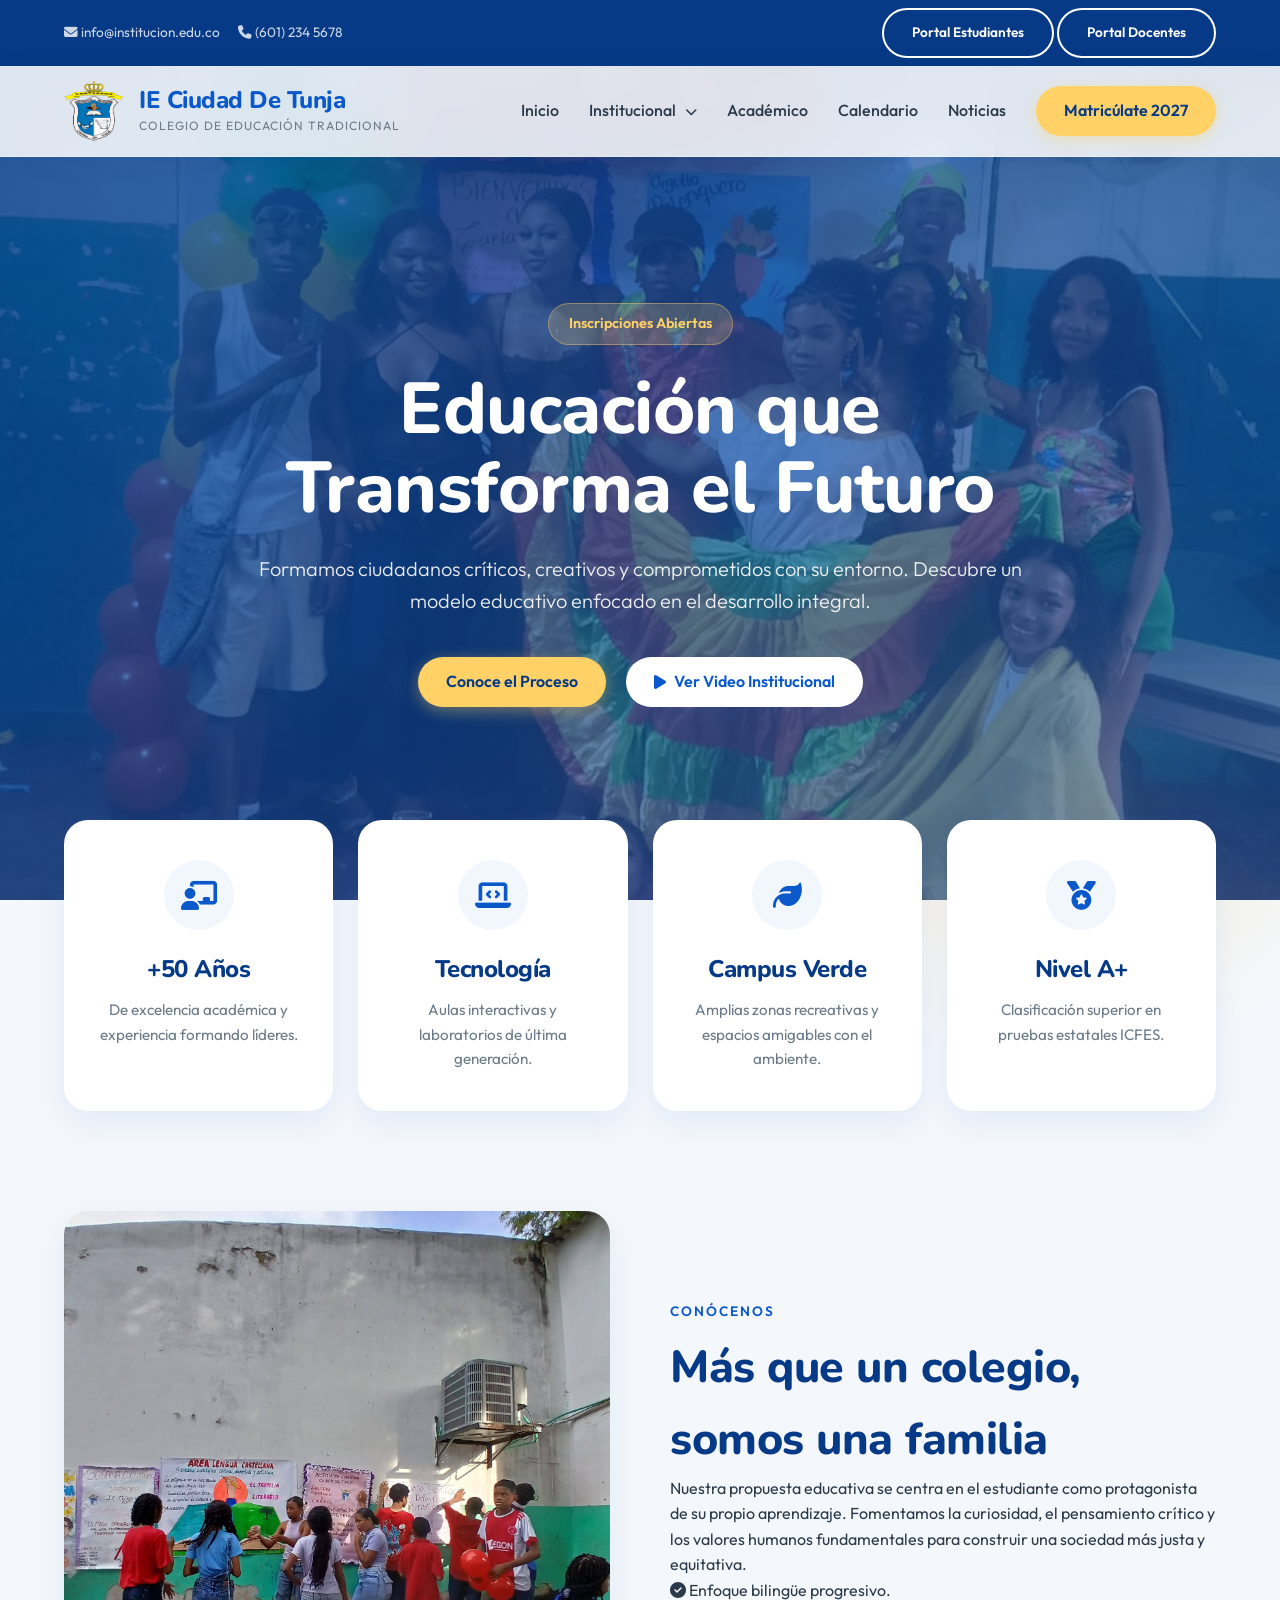
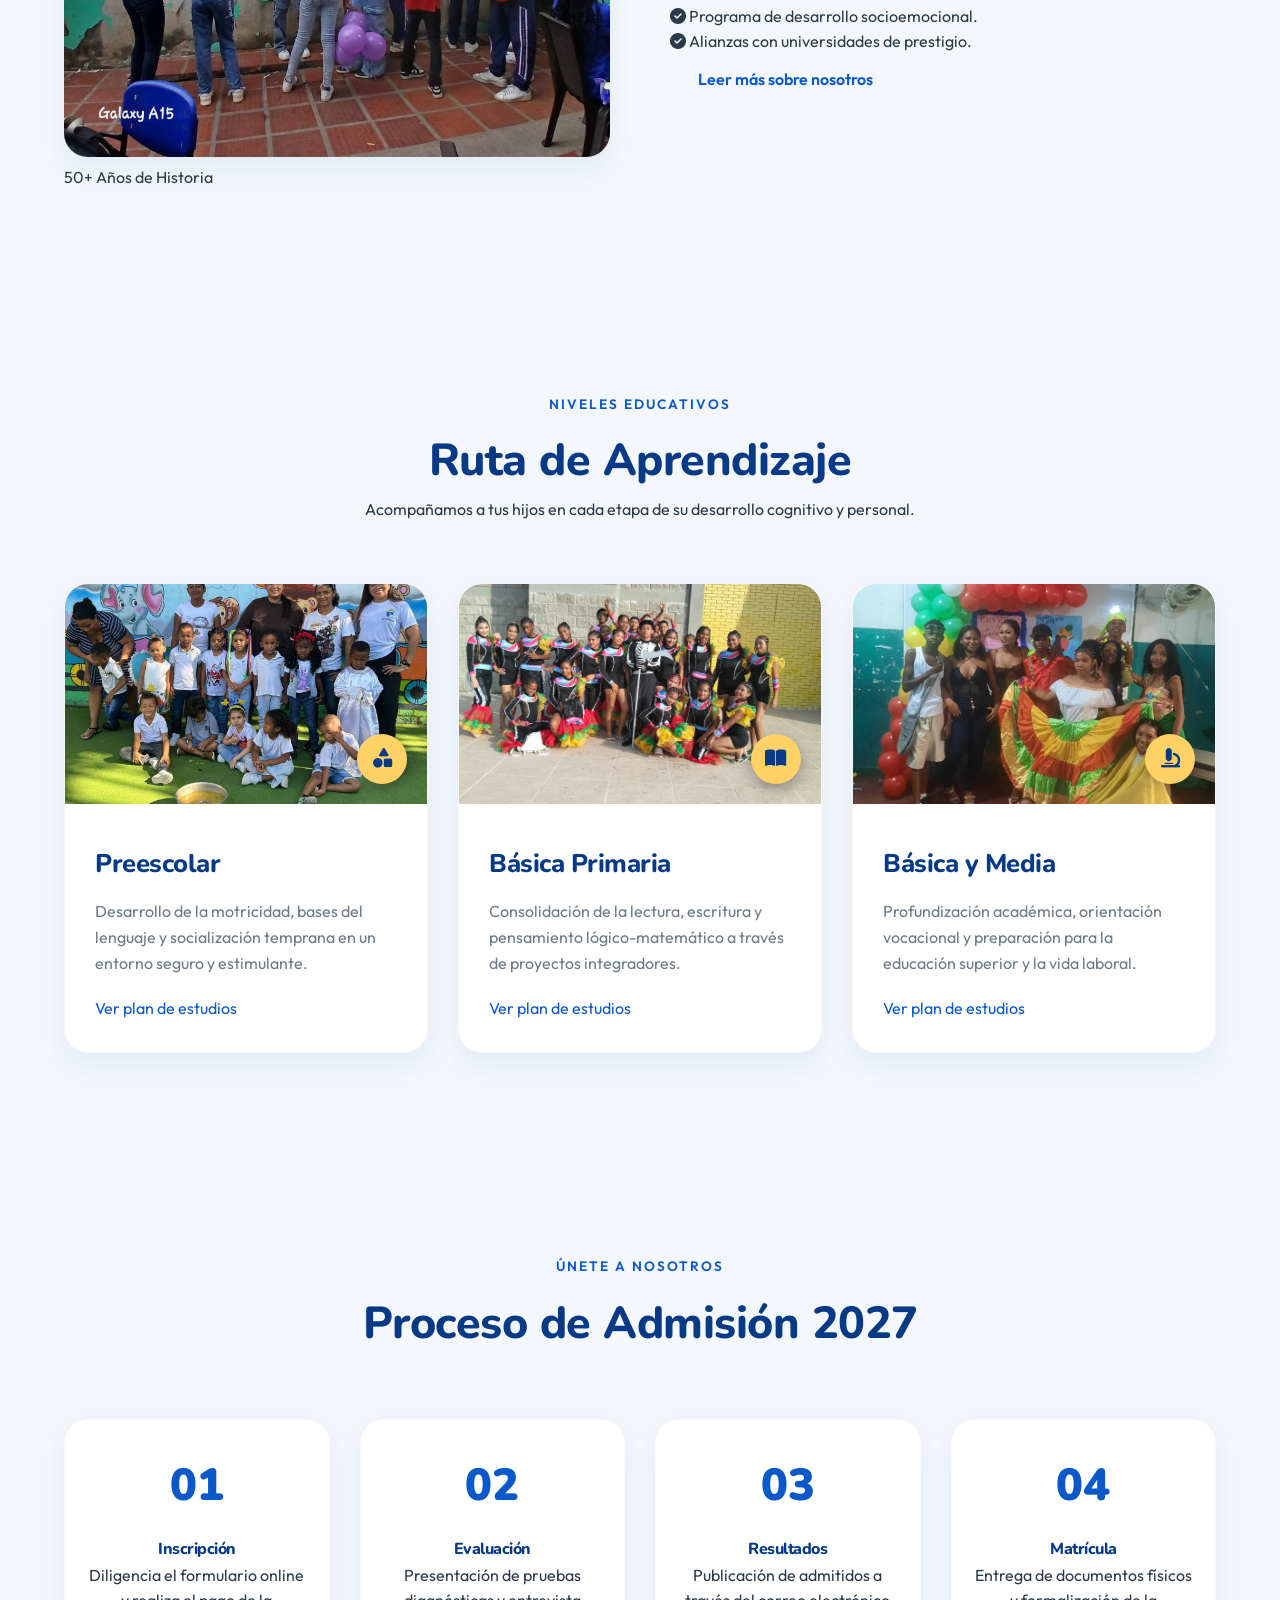
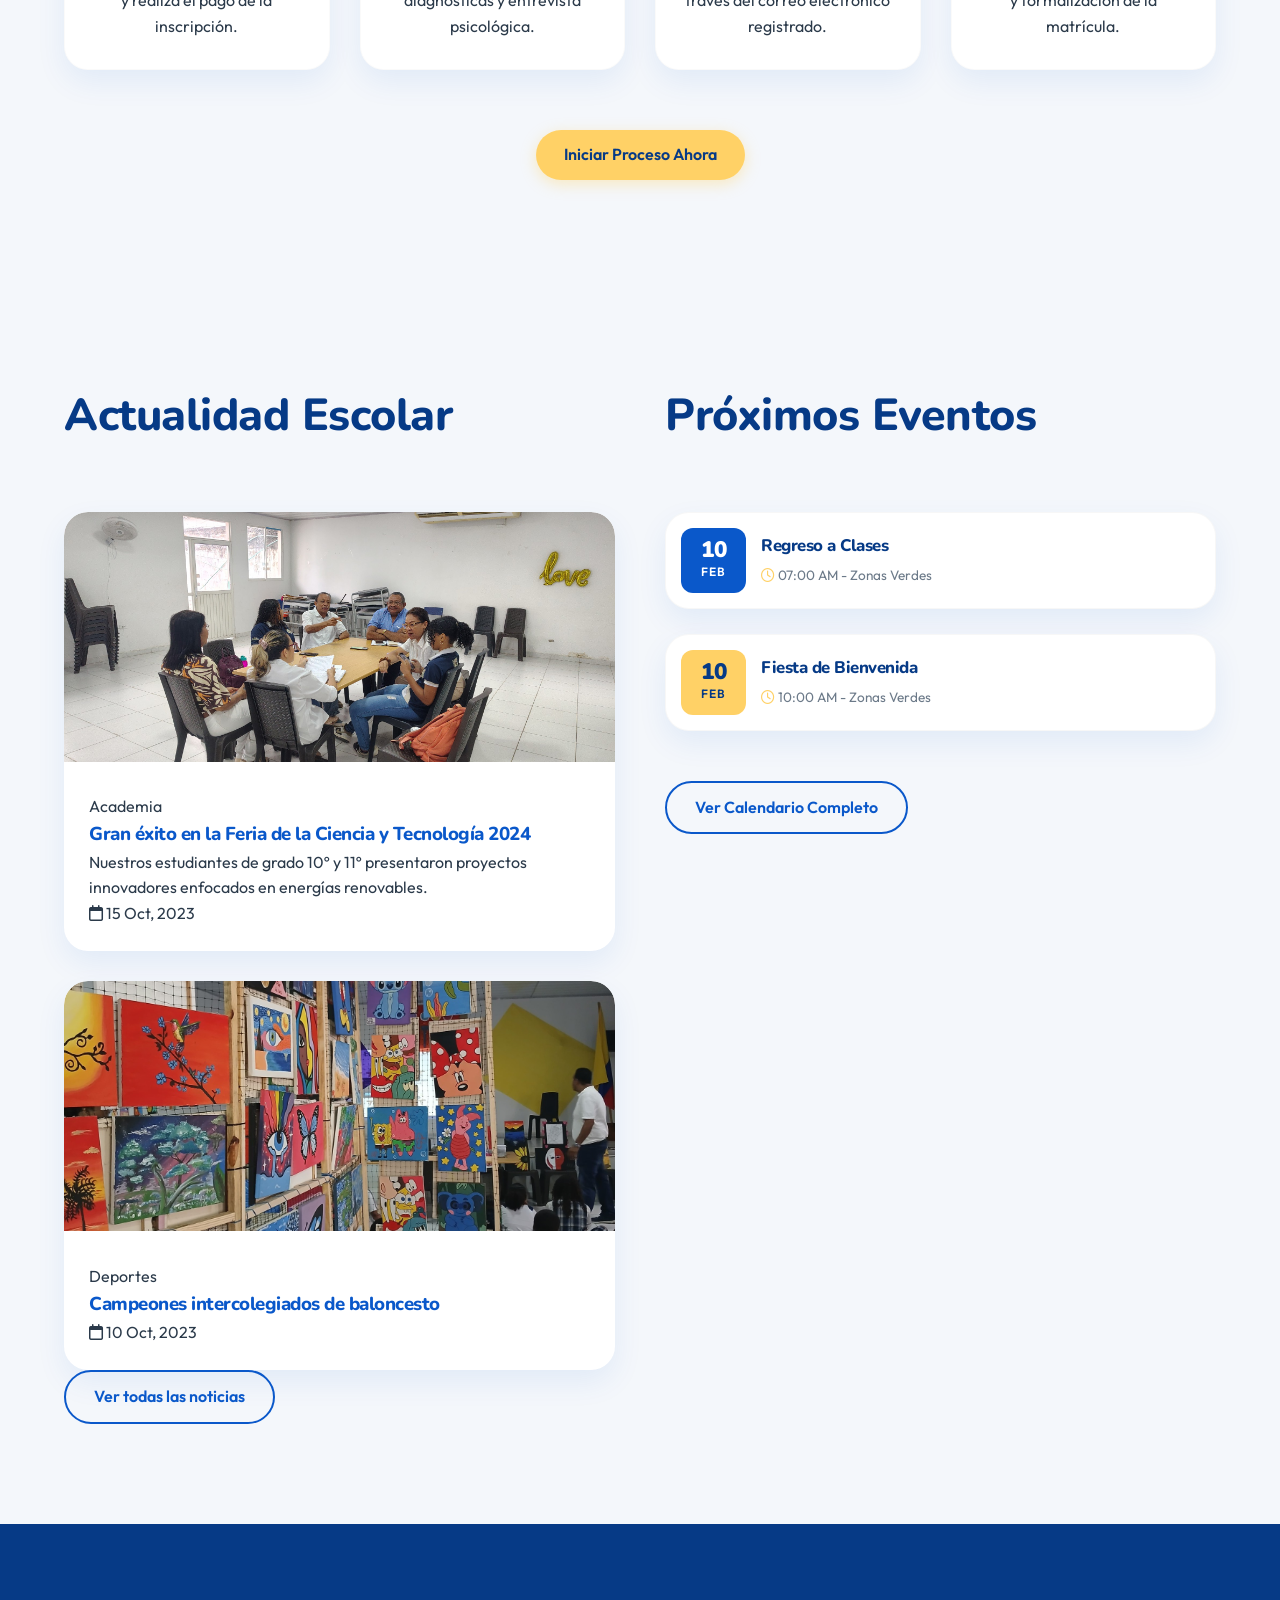
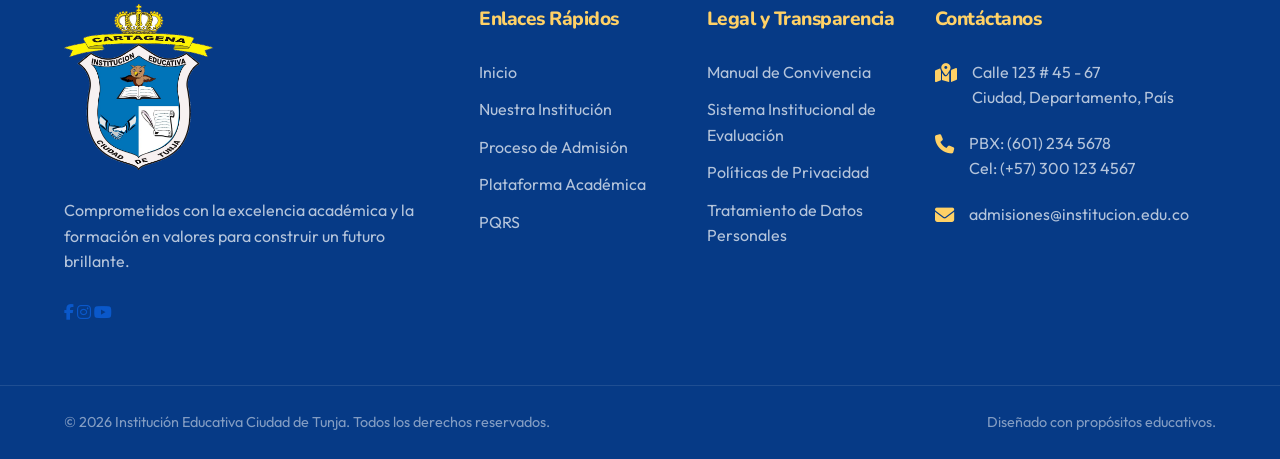
<file: index.html>
<!DOCTYPE html>
<html lang="es">
<head>
    <meta charset="UTF-8">
    <meta name="viewport" content="width=device-width, initial-scale=1.0">
    <meta name="description" content="Sitio web oficial de la Institución Educativa Ciudad de Tunja. Formando líderes para el futuro con excelencia académica y valores.">
    <title>Institución Educativa | Ciudad de Tunja</title>
    
    <link rel="preconnect" href="https://fonts.googleapis.com">
    <link rel="preconnect" href="https://fonts.gstatic.com" crossorigin>
    <link rel="icon" type="image/png" href="assets/logo.png">
    
    <link rel="stylesheet" href="css/calendario.css">
    <link rel="stylesheet" href="css/style.css">
    
    <link rel="stylesheet" href="https://cdnjs.cloudflare.com/ajax/libs/font-awesome/6.5.2/css/all.min.css">
</head>
<body>

<header class="site-header">
        
        <div class="top-bar">
            <div class="container top-bar__inner">
                <div class="top-bar__contact">
                    <a href="mailto:info@institucion.edu.co"><i class="fa-solid fa-envelope"></i> info@institucion.edu.co</a>
                    <a href="tel:+576012345678"><i class="fa-solid fa-phone"></i> (601) 234 5678</a>
                </div>
                <div class="top-bar__actions">
                    <a href="/portal-estudiantes" class="btn btn--small btn--outline">Portal Estudiantes</a>
                    <a href="/portal-docentes" class="btn btn--small btn--outline">Portal Docentes</a>
                </div>
            </div>
        </div>

        <nav class="navbar">
            <div class="container navbar__inner">
                
                <a href="index.html" class="navbar__brand">
                    <img src="assets/logo.png" alt="Logo Institución" width="60" height="60">
                    <div class="navbar__brand-text">
                        <span class="brand-title">IE Ciudad De Tunja</span>
                        <span class="brand-subtitle">Colegio de Educación Tradicional</span>
                    </div>
                </a>

                <button id="btn-hamburguesa" class="menu-toggle" aria-label="Abrir menú">
                <i class="fa-solid fa-bars"></i>
                </button>

                <ul class="navbar__menu">
                    <li class="navbar__item"><a href="index.html" class="navbar__link active">Inicio</a></li>
                    
                    <li class="navbar__item has-dropdown">
                        <a href="nuestra-historia.html" class="navbar__link">Institucional <i class="fa-solid fa-chevron-down"></i></a>
                        <ul class="dropdown-menu">
                            <li><a href="nuestra-historia.html">Nuestra Historia</a></li>
                            <li><a href="mision-vision.html">Misión y Visión</a></li>
                            <li><a href="/directorio">Directorio Institucional</a></li>
                            <li><a href="/manual-convivencia">Manual de Convivencia</a></li>
                        </ul>
                    </li>
                    
                    <li class="navbar__item"><a href="#academico" class="navbar__link">Académico</a></li>
                    <li class="navbar__item"><a href="calendario.html" class="navbar__link">Calendario</a></li>
                    <li class="navbar__item"><a href="noticias.html" class="navbar__link">Noticias</a></li>
                    
                    <li class="navbar__item navbar__item--cta">
                        <a href="admisiones.html" class="btn btn--primary">Matricúlate 2027</a>
                    </li>
                </ul>
                
            </div>
        </nav>
    </header>

    <main>
        
        <section id="inicio" class="hero">
    
    <div class="hero__slider">
        <div class="hero__slide active" style="background-image: url('assets/img/colegio1.jpg');"></div>
        <div class="hero__slide" style="background-image: url('assets/img/colegio2.jpg');"></div>
        <div class="hero__slide" style="background-image: url('assets/img/colegio3.jpg');"></div>
    </div>

    <div class="hero__overlay"></div>

    <div class="container hero__content">
        <span class="hero__badge">Inscripciones Abiertas</span>
        <h1 class="hero__title">Educación que Transforma el Futuro</h1>
        <p class="hero__description">
            Formamos ciudadanos críticos, creativos y comprometidos con su entorno. 
            Descubre un modelo educativo enfocado en el desarrollo integral.
        </p>
        <div class="hero__actions">
            <a href="#admisiones" class="btn btn--primary btn--large">Conoce el Proceso</a>
            <a href="#recorrido" class="btn btn--secondary btn--large"><i class="fa-solid fa-play"></i> Ver Video Institucional</a>
        </div>
    </div>

</section>

        <section class="features">
            <div class="container features__grid">
                <div class="feature-card">
                    <div class="feature-card__icon"><i class="fa-solid fa-chalkboard-user"></i></div>
                    <h3 class="feature-card__title">+50 Años</h3>
                    <p class="feature-card__text">De excelencia académica y experiencia formando líderes.</p>
                </div>
                <div class="feature-card">
                    <div class="feature-card__icon"><i class="fa-solid fa-laptop-code"></i></div>
                    <h3 class="feature-card__title">Tecnología</h3>
                    <p class="feature-card__text">Aulas interactivas y laboratorios de última generación.</p>
                </div>
                <div class="feature-card">
                    <div class="feature-card__icon"><i class="fa-solid fa-leaf"></i></div>
                    <h3 class="feature-card__title">Campus Verde</h3>
                    <p class="feature-card__text">Amplias zonas recreativas y espacios amigables con el ambiente.</p>
                </div>
                <div class="feature-card">
                    <div class="feature-card__icon"><i class="fa-solid fa-medal"></i></div>
                    <h3 class="feature-card__title">Nivel A+</h3>
                    <p class="feature-card__text">Clasificación superior en pruebas estatales ICFES.</p>
                </div>
            </div>
        </section>

        <section id="nosotros" class="about section-padding">
            <div class="container about__layout">
                <div class="about__image-wrapper">
                    <img src="assets/img/about-students.jpg" alt="Estudiantes en el campus" class="about__img" loading="lazy">
                    <div class="about__experience-badge">
                        <span class="number">50+</span>
                        <span class="text">Años de Historia</span>
                    </div>
                </div>
                <div class="about__content">
                    <span class="section-subtitle">Conócenos</span>
                    <h2 class="section-title">Más que un colegio, somos una familia</h2>
                    <p class="section-text">
                        Nuestra propuesta educativa se centra en el estudiante como protagonista de su propio aprendizaje. 
                        Fomentamos la curiosidad, el pensamiento crítico y los valores humanos fundamentales para construir 
                        una sociedad más justa y equitativa.
                    </p>
                    <ul class="about__list">
                        <li><i class="fa-solid fa-check-circle"></i> Enfoque bilingüe progresivo.</li>
                        <li><i class="fa-solid fa-check-circle"></i> Programa de desarrollo socioemocional.</li>
                        <li><i class="fa-solid fa-check-circle"></i> Alianzas con universidades de prestigio.</li>
                    </ul>
                    <a href="mision-vision.html" class="btn btn--outline-primary mt-4">Leer más sobre nosotros</a>
                </div>
            </div>
        </section>

        <section id="academico" class="academics bg-light section-padding">
            <div class="container">
                <div class="section-header text-center">
                    <span class="section-subtitle">Niveles Educativos</span>
                    <h2 class="section-title">Ruta de Aprendizaje</h2>
                    <p class="section-description">Acompañamos a tus hijos en cada etapa de su desarrollo cognitivo y personal.</p>
                </div>
                
                <div class="academics__grid">
                    <article class="academic-card">
                        <div class="academic-card__img-container">
                            <img src="assets/img/preescolar.jpg" alt="Preescolar" loading="lazy">
                            <div class="academic-card__icon"><i class="fa-solid fa-shapes"></i></div>
                        </div>
                        <div class="academic-card__content">
                            <h3>Preescolar</h3>
                            <p>Desarrollo de la motricidad, bases del lenguaje y socialización temprana en un entorno seguro y estimulante.</p>
                            <a href="javascript:void(0);" onclick="abrirModal('plan-preescolar')">Ver plan de estudios</a>
                        </div>
                    </article>

                    <article class="academic-card">
                        <div class="academic-card__img-container">
                            <img src="assets/img/primaria.jpg" alt="Básica Primaria" loading="lazy">
                            <div class="academic-card__icon"><i class="fa-solid fa-book-open"></i></div>
                        </div>
                        <div class="academic-card__content">
                            <h3>Básica Primaria</h3>
                            <p>Consolidación de la lectura, escritura y pensamiento lógico-matemático a través de proyectos integradores.</p>
                            <a href="javascript:void(0);" onclick="abrirModal('plan-primaria')">Ver plan de estudios</a>
                        </div>
                    </article>

                    <article class="academic-card">
                        <div class="academic-card__img-container">
                            <img src="assets/img/bachillerato.jpg" alt="Bachillerato" loading="lazy">
                            <div class="academic-card__icon"><i class="fa-solid fa-microscope"></i></div>
                        </div>
                        <div class="academic-card__content">
                            <h3>Básica y Media</h3>
                            <p>Profundización académica, orientación vocacional y preparación para la educación superior y la vida laboral.</p>
                            <a href="javascript:void(0);" onclick="abrirModal('plan-media')">Ver plan de estudios</a>
                        </div>
                    </article>
                </div>
            </div>
        </section>

        <section id="admisiones" class="admissions section-padding">
            <div class="container">
                <div class="section-header text-center">
                    <span class="section-subtitle">Únete a nosotros</span>
                    <h2 class="section-title">Proceso de Admisión 2027</h2>
                </div>

                <div class="process-steps">
                    <div class="step">
                        <div class="step__number">01</div>
                        <h4 class="step__title">Inscripción</h4>
                        <p class="step__desc">Diligencia el formulario online y realiza el pago de la inscripción.</p>
                    </div>
                    <div class="step">
                        <div class="step__number">02</div>
                        <h4 class="step__title">Evaluación</h4>
                        <p class="step__desc">Presentación de pruebas diagnósticas y entrevista psicológica.</p>
                    </div>
                    <div class="step">
                        <div class="step__number">03</div>
                        <h4 class="step__title">Resultados</h4>
                        <p class="step__desc">Publicación de admitidos a través del correo electrónico registrado.</p>
                    </div>
                    <div class="step">
                        <div class="step__number">04</div>
                        <h4 class="step__title">Matrícula</h4>
                        <p class="step__desc">Entrega de documentos físicos y formalización de la matrícula.</p>
                    </div>
                </div>

                <div class="text-center mt-5">
                    <a href="admisiones.html" class="btn btn--primary btn--large">Iniciar Proceso Ahora</a>
                </div>
            </div>
        </section>

        <section id="noticias" class="news-events bg-light section-padding">
            <div class="container">
                <div class="news-events__layout">
                    
                    <div class="news-column">
                        <div class="section-header">
                            <h2 class="section-title">Actualidad Escolar</h2>
                        </div>
                        <div class="news-grid">
                            <article class="news-card news-card--featured">
                                <img src="assets/img/news-1.jpg" alt="Feria de la Ciencia" class="news-card__img" loading="lazy">
                                <div class="news-card__content">
                                    <span class="news-card__category">Academia</span>
                                    <h3 class="news-card__title"><a href="#">Gran éxito en la Feria de la Ciencia y Tecnología 2024</a></h3>
                                    <p class="news-card__excerpt">Nuestros estudiantes de grado 10º y 11º presentaron proyectos innovadores enfocados en energías renovables.</p>
                                    <span class="news-card__date"><i class="fa-regular fa-calendar"></i> 15 Oct, 2023</span>
                                </div>
                            </article>
                            
                            <article class="news-card">
                                <img src="assets/img/news-2.jpg" alt="Torneo deportivo" class="news-card__img" loading="lazy">
                                <div class="news-card__content">
                                    <span class="news-card__category">Deportes</span>
                                    <h3 class="news-card__title"><a href="#">Campeones intercolegiados de baloncesto</a></h3>
                                    <span class="news-card__date"><i class="fa-regular fa-calendar"></i> 10 Oct, 2023</span>
                                </div>
                            </article>
                        </div>
                        <a href="noticias.html" class="btn btn--outline mt-4">Ver todas las noticias</a>
                    </div>

                    <div class="events-column">
                    <div class="section-header">
                        <h2 class="section-title">Próximos Eventos</h2>
                    </div>
                    
                    <div class="events-list" id="upcoming-events-list">
                        <p style="padding: 20px; color: #666; font-style: italic;">Cargando eventos...</p>
                    </div>

                    <a href="calendario.html" class="btn btn--outline mt-4 w-100 text-center">Ver Calendario Completo</a>
                </div>

                </div>
            </div>
        </section>

    </main>

    <footer class="site-footer">
        <div class="footer-top">
            <div class="container footer-grid">
                
                <div class="footer-col footer-about">
                    <img src="assets/logo.png" alt="Logo Institución Blanco" class="footer-logo">
                    <p class="footer-desc">
                        Comprometidos con la excelencia académica y la formación en valores para construir un futuro brillante.
                    </p>
                    <div class="social-links">
                        <a href="#" aria-label="Facebook"><i class="fa-brands fa-facebook-f"></i></a>
                        <a href="#" aria-label="Instagram"><i class="fa-brands fa-instagram"></i></a>
                        <a href="#" aria-label="YouTube"><i class="fa-brands fa-youtube"></i></a>
                    </div>
                </div>

                <div class="footer-col footer-links">
                    <h4 class="footer-title">Enlaces Rápidos</h4>
                    <ul>
                        <li><a href="#inicio">Inicio</a></li>
                        <li><a href="#nosotros">Nuestra Institución</a></li>
                        <li><a href="#admisiones">Proceso de Admisión</a></li>
                        <li><a href="/plataforma">Plataforma Académica</a></li>
                        <li><a href="/pqrs">PQRS</a></li>
                    </ul>
                </div>

                <div class="footer-col footer-links">
                    <h4 class="footer-title">Legal y Transparencia</h4>
                    <ul>
                        <li><a href="/documentos/manual-convivencia.pdf" target="_blank">Manual de Convivencia</a></li>
                        <li><a href="/documentos/sIEE.pdf" target="_blank">Sistema Institucional de Evaluación</a></li>
                        <li><a href="/politicas-privacidad">Políticas de Privacidad</a></li>
                        <li><a href="/tratamiento-datos">Tratamiento de Datos Personales</a></li>
                    </ul>
                </div>

                <div class="footer-col footer-contact">
                    <h4 class="footer-title">Contáctanos</h4>
                    <ul class="contact-info">
                        <li>
                            <i class="fa-solid fa-map-location-dot"></i>
                            <span>Calle 123 # 45 - 67<br>Ciudad, Departamento, País</span>
                        </li>
                        <li>
                            <i class="fa-solid fa-phone"></i>
                            <span>PBX: (601) 234 5678<br>Cel: (+57) 300 123 4567</span>
                        </li>
                        <li>
                            <i class="fa-solid fa-envelope"></i>
                            <span>admisiones@institucion.edu.co</span>
                        </li>
                    </ul>
                </div>

            </div>
        </div>

        <div class="footer-bottom">
            <div class="container footer-bottom__inner">
                <p>&copy; <span id="current-year">2024</span> Institución Educativa Ciudad de Tunja. Todos los derechos reservados.</p>
                <p class="footer-credits">Diseñado con propósitos educativos.</p>
            </div>
        </div>
    </footer>

    <div id="modal-estudios" class="modal-overlay">
        <div class="modal-content">
            <span class="close-btn" onclick="cerrarModal()">&times;</span>
            
            <div id="plan-preescolar" class="plan-info" style="display: none;">
                <div class="modal-header header--preescolar">
                    <i class="fa-solid fa-shapes"></i>
                    <h2>Plan de Estudios: Preescolar</h2>
                    <p>Exploración, Juego y Creatividad</p>
                </div>
                <div class="modal-body">
                    <div class="grid-areas">
                        <div class="area-item"><span>🖍️</span> Dimensión Cognitiva</div>
                        <div class="area-item"><span>🏃</span> Motricidad Fina/Gruesa</div>
                        <div class="area-item"><span>🎨</span> Expresión Artística</div>
                        <div class="area-item"><span>❤️</span> Socioafectividad</div>
                    </div>
                    <p class="modal-footer-text">Basado en los lineamientos pedagógicos de educación inicial.</p>
                </div>
            </div>

            <div id="plan-primaria" class="plan-info" style="display: none;">
                <div class="modal-header header--primaria">
                    <i class="fa-solid fa-book-open"></i>
                    <h2>Básica Primaria</h2>
                    <p>Fundamentación y Excelencia Académica</p>
                </div>
                <div class="modal-body">
                    <div class="grid-areas">
                        <div class="area-item"><span>📝</span> Lenguaje y Matemáticas</div>
                        <div class="area-item"><span>🌍</span> Ciencias y Sociales</div>
                        <div class="area-item"><span>🇬🇧</span> Inglés Progresivo</div>
                        <div class="area-item"><span>💻</span> Informática Básica</div>
                    </div>
                </div>
            </div>

            <div id="plan-media" class="plan-info" style="display: none;">
                <div class="modal-header header--media">
                    <i class="fa-solid fa-graduation-cap"></i>
                    <h2>Básica y Media</h2>
                    <p>Preparación Profesional y Saber 11</p>
                </div>
                <div class="modal-body">
                    <div class="grid-areas">
                        <div class="area-item"><span>🧪</span> Ciencias Avanzadas</div>
                        <div class="area-item"><span>📐</span> Matemáticas Superior</div>
                        <div class="area-item"><span>🏛️</span> Filosofía y Política</div>
                        <div class="area-item"><span>🚀</span> Orientación Vocacional</div>
                    </div>
                </div>
            </div>
        </div>
    </div>

    <script>
        // Script simple para mantener el año del footer actualizado
        document.getElementById('current-year').textContent = new Date().getFullYear();
    </script>
    <script src="js/main.js"></script>
    <script src="js/eventos.js"></script>
</body>
</html>
</file>
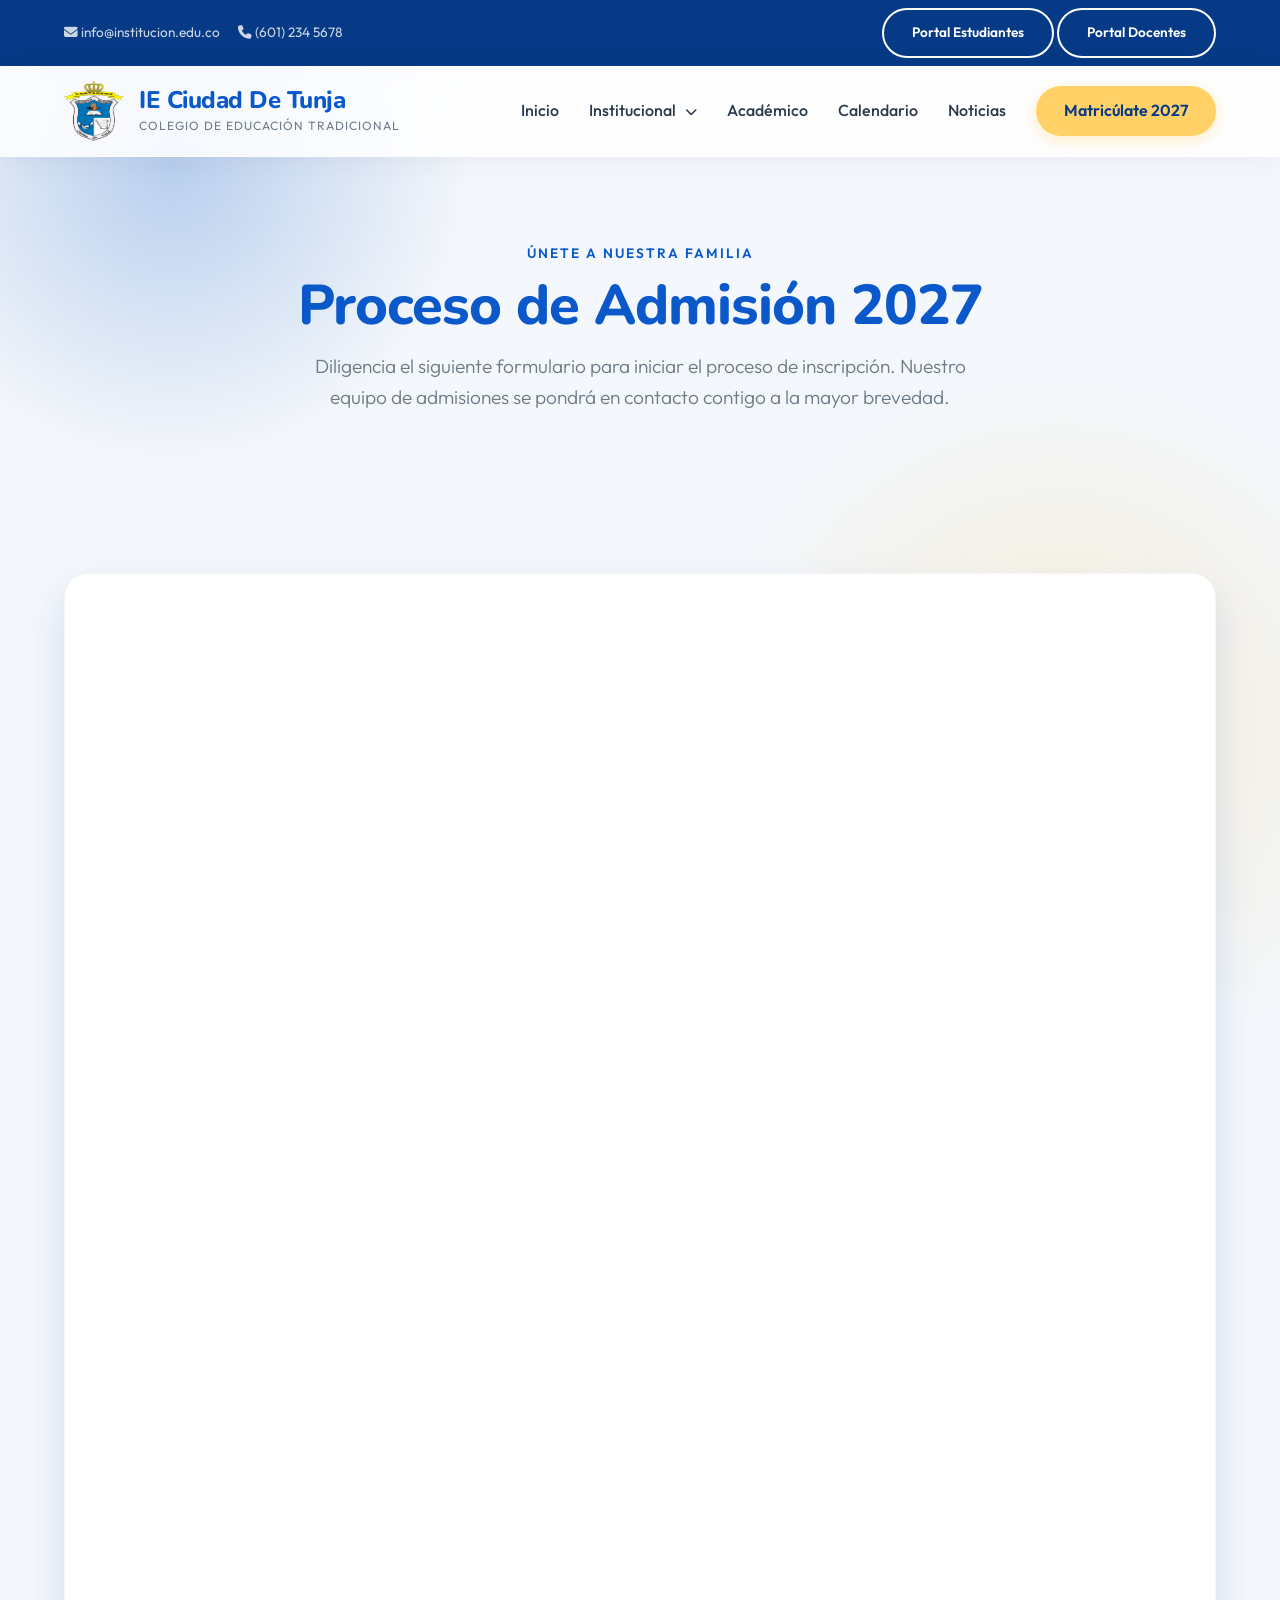
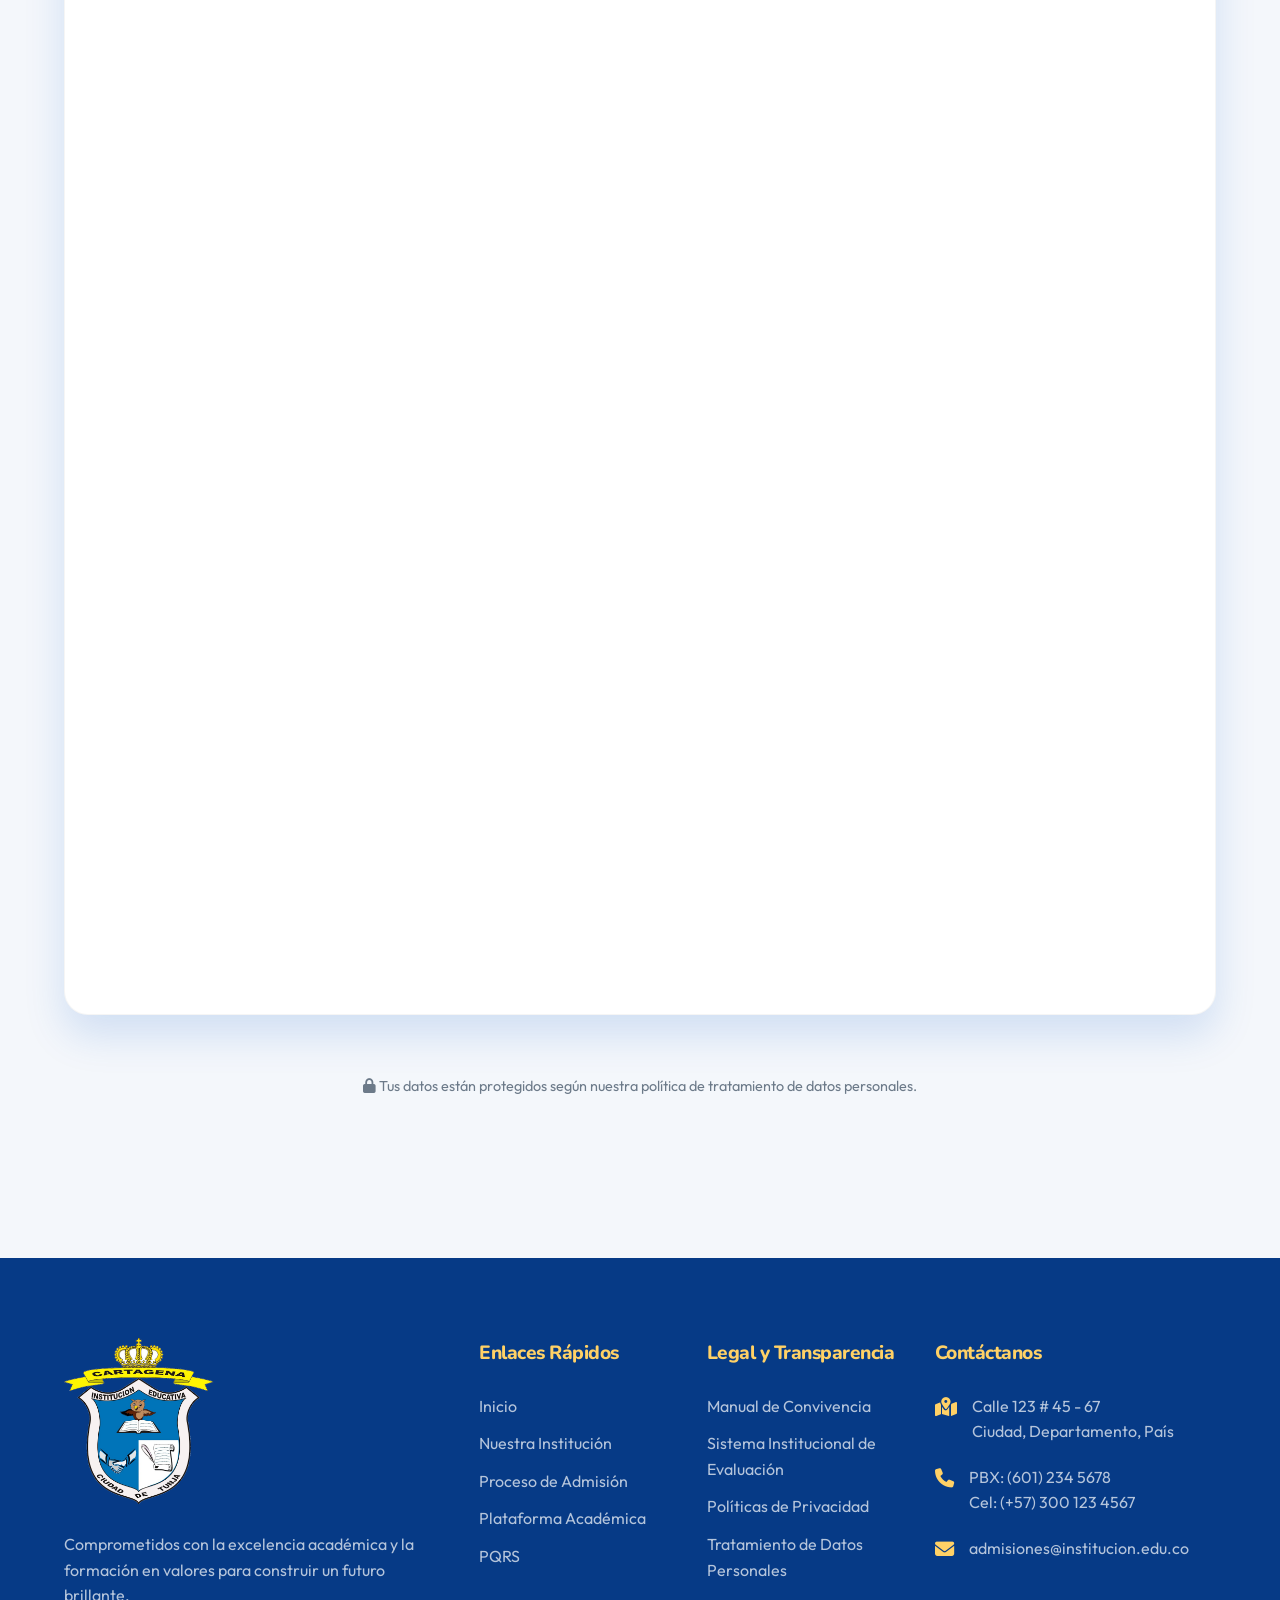
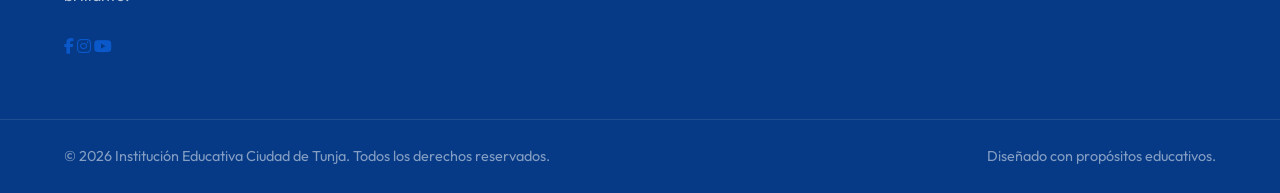
<file: admisiones.html>
<!DOCTYPE html>
<html lang="es">
<head>
    <meta charset="UTF-8">
    <meta name="viewport" content="width=device-width, initial-scale=1.0">
    <meta name="description" content="Sitio web oficial de la Institución Educativa Ciudad de Tunja. Formando líderes para el futuro con excelencia académica y valores.">
    <title>Institución Educativa | Ciudad de Tunja</title>
    
    <link rel="preconnect" href="https://fonts.googleapis.com">
    <link rel="preconnect" href="https://fonts.gstatic.com" crossorigin>
    <link rel="icon" type="image/png" href="assets/logo.png">
    
    <link rel="stylesheet" href="css/admisiones.css">
    <link rel="stylesheet" href="css/style.css">
    
    <link rel="stylesheet" href="https://cdnjs.cloudflare.com/ajax/libs/font-awesome/6.5.2/css/all.min.css">
</head>
<body>

<header class="site-header">
        
        <div class="top-bar">
            <div class="container top-bar__inner">
                <div class="top-bar__contact">
                    <a href="mailto:info@institucion.edu.co"><i class="fa-solid fa-envelope"></i> info@institucion.edu.co</a>
                    <a href="tel:+576012345678"><i class="fa-solid fa-phone"></i> (601) 234 5678</a>
                </div>
                <div class="top-bar__actions">
                    <a href="/portal-estudiantes" class="btn btn--small btn--outline">Portal Estudiantes</a>
                    <a href="/portal-docentes" class="btn btn--small btn--outline">Portal Docentes</a>
                </div>
            </div>
        </div>

        <nav class="navbar">
            <div class="container navbar__inner">
                
                <a href="index.html" class="navbar__brand">
                    <img src="assets/logo.png" alt="Logo Institución" width="60" height="60">
                    <div class="navbar__brand-text">
                        <span class="brand-title">IE Ciudad De Tunja</span>
                        <span class="brand-subtitle">Colegio de Educación Tradicional</span>
                    </div>
                </a>

                <button id="btn-hamburguesa" class="menu-toggle" aria-label="Abrir menú">
                <i class="fa-solid fa-bars"></i>
                </button>

                <ul class="navbar__menu">
                    <li class="navbar__item"><a href="index.html" class="navbar__link">Inicio</a></li>
                    
                    <li class="navbar__item has-dropdown">
                        <a href="nuestra-historia.html" class="navbar__link">Institucional <i class="fa-solid fa-chevron-down"></i></a>
                        <ul class="dropdown-menu">
                            <li><a href="nuestra-historia.html">Nuestra Historia</a></li>
                            <li><a href="mision-vision.html">Misión y Visión</a></li>
                            <li><a href="/directorio">Directorio Institucional</a></li>
                            <li><a href="/manual-convivencia">Manual de Convivencia</a></li>
                        </ul>
                    </li>
                    
                    <li class="navbar__item"><a href="index.html#academico" class="navbar__link">Académico</a></li>
                    <li class="navbar__item"><a href="calendario.html" class="navbar__link">Calendario</a></li>
                    <li class="navbar__item"><a href="noticias.html" class="navbar__link">Noticias</a></li>
                    
                    <li class="navbar__item navbar__item--cta">
                        <a href="admisiones.html" class="btn btn--primary">Matricúlate 2027</a>
                    </li>
                </ul>
                
            </div>
        </nav>
    </header>

    <main class="admission-page">
        
        <section class="page-header">
            <div class="container">
                <span class="section-subtitle">Únete a nuestra familia</span>
                <h1 class="page-title">Proceso de Admisión 2027</h1>
                <p class="page-description">Diligencia el siguiente formulario para iniciar el proceso de inscripción. Nuestro equipo de admisiones se pondrá en contacto contigo a la mayor brevedad.</p>
            </div>
        </section>

        <section class="form-section section-padding">
            <div class="container">
                
                <div class="google-form-wrapper">
                    
                    <iframe 
                        src="https://docs.google.com/forms/d/e/1FAIpQLSeH1w_sf5rlU2LFz538Z5_Lo__ey0PWvKCal2VehwLyU-8fKw/viewform?usp=dialog" 
                        width="100%" 
                        height="2000" 
                        frameborder="0" 
                        marginheight="0" 
                        marginwidth="0">
                        Cargando formulario...
                    </iframe>

                </div>

                <div class="text-center mt-5">
                    <p style="color: var(--color-text-muted); font-size: 0.9rem;">
                        <i class="fa-solid fa-lock"></i> Tus datos están protegidos según nuestra política de tratamiento de datos personales.
                    </p>
                </div>
            </div>
        </section>

    </main>

    <footer class="site-footer">
        <div class="footer-top">
            <div class="container footer-grid">
                
                <div class="footer-col footer-about">
                    <img src="assets/logo.png" alt="Logo Institución Blanco" class="footer-logo">
                    <p class="footer-desc">
                        Comprometidos con la excelencia académica y la formación en valores para construir un futuro brillante.
                    </p>
                    <div class="social-links">
                        <a href="#" aria-label="Facebook"><i class="fa-brands fa-facebook-f"></i></a>
                        <a href="#" aria-label="Instagram"><i class="fa-brands fa-instagram"></i></a>
                        <a href="#" aria-label="YouTube"><i class="fa-brands fa-youtube"></i></a>
                    </div>
                </div>

                <div class="footer-col footer-links">
                    <h4 class="footer-title">Enlaces Rápidos</h4>
                    <ul>
                        <li><a href="#inicio">Inicio</a></li>
                        <li><a href="#nosotros">Nuestra Institución</a></li>
                        <li><a href="#admisiones">Proceso de Admisión</a></li>
                        <li><a href="/plataforma">Plataforma Académica</a></li>
                        <li><a href="/pqrs">PQRS</a></li>
                    </ul>
                </div>

                <div class="footer-col footer-links">
                    <h4 class="footer-title">Legal y Transparencia</h4>
                    <ul>
                        <li><a href="/documentos/manual-convivencia.pdf" target="_blank">Manual de Convivencia</a></li>
                        <li><a href="/documentos/sIEE.pdf" target="_blank">Sistema Institucional de Evaluación</a></li>
                        <li><a href="/politicas-privacidad">Políticas de Privacidad</a></li>
                        <li><a href="/tratamiento-datos">Tratamiento de Datos Personales</a></li>
                    </ul>
                </div>

                <div class="footer-col footer-contact">
                    <h4 class="footer-title">Contáctanos</h4>
                    <ul class="contact-info">
                        <li>
                            <i class="fa-solid fa-map-location-dot"></i>
                            <span>Calle 123 # 45 - 67<br>Ciudad, Departamento, País</span>
                        </li>
                        <li>
                            <i class="fa-solid fa-phone"></i>
                            <span>PBX: (601) 234 5678<br>Cel: (+57) 300 123 4567</span>
                        </li>
                        <li>
                            <i class="fa-solid fa-envelope"></i>
                            <span>admisiones@institucion.edu.co</span>
                        </li>
                    </ul>
                </div>

            </div>
        </div>

        <div class="footer-bottom">
            <div class="container footer-bottom__inner">
                <p>&copy; <span id="current-year">2024</span> Institución Educativa Ciudad de Tunja. Todos los derechos reservados.</p>
                <p class="footer-credits">Diseñado con propósitos educativos.</p>
            </div>
        </div>
    </footer>

    <script src="js/main.js"></script>
    <script>
        document.addEventListener('DOMContentLoaded', function() {
            const yearSpan = document.getElementById('current-year');
            if (yearSpan) yearSpan.textContent = new Date().getFullYear();
        });
    </script>
</body>
</html>
</file>
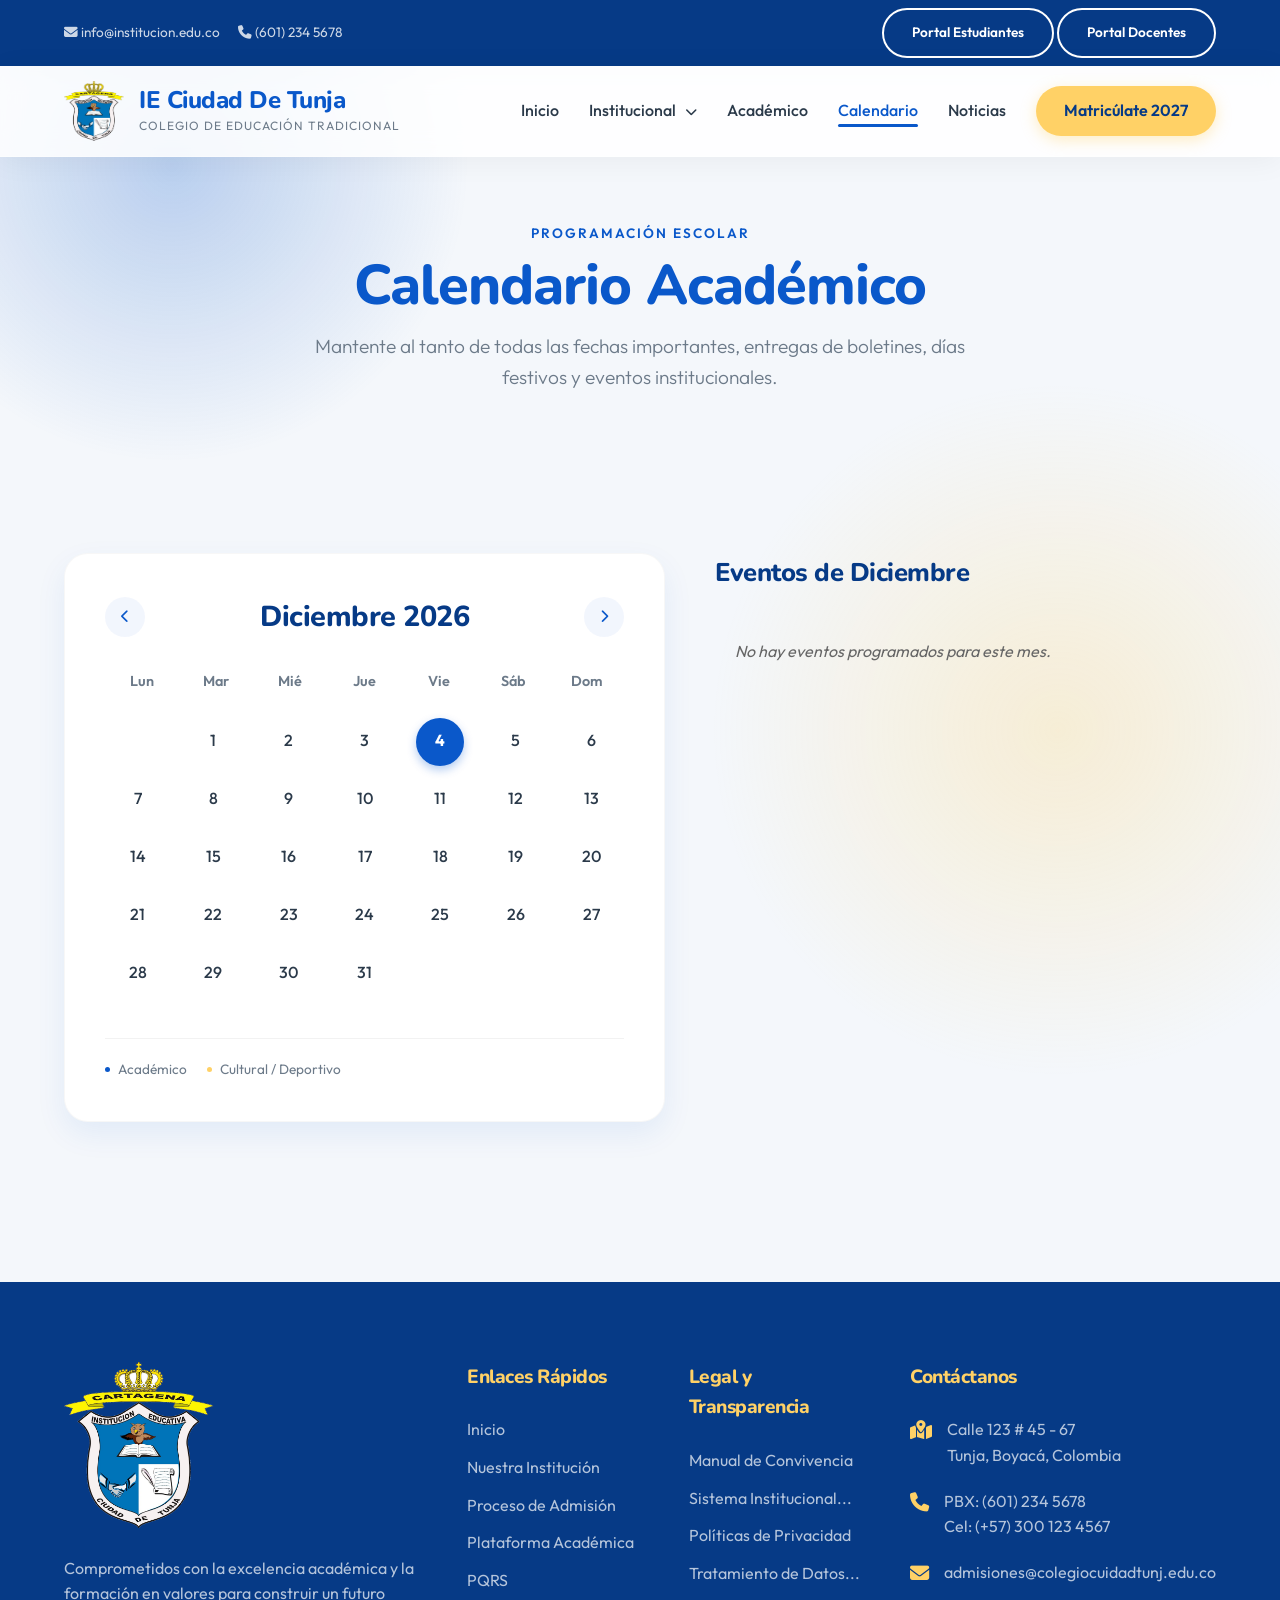
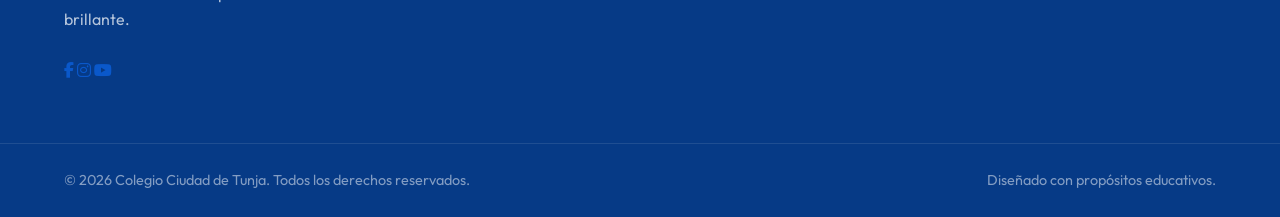
<file: calendario.html>
<!DOCTYPE html>
<html lang="es">
<head>
    <meta charset="UTF-8">
    <meta name="viewport" content="width=device-width, initial-scale=1.0">
    <meta name="description" content="Sitio web oficial de la Institución Educativa Ciudad de Tunja. Formando líderes para el futuro con excelencia académica y valores.">
    <title>Institución Educativa | Ciudad de Tunja</title>
    
    <link rel="preconnect" href="https://fonts.googleapis.com">
    <link rel="preconnect" href="https://fonts.gstatic.com" crossorigin>
    <link rel="icon" type="image/png" href="assets/logo.png">

    <link rel="stylesheet" href="css/calendario.css">
    <link rel="stylesheet" href="css/style.css">
    
    <link rel="stylesheet" href="https://cdnjs.cloudflare.com/ajax/libs/font-awesome/6.5.2/css/all.min.css">
</head>
<body>

<header class="site-header">
        
        <div class="top-bar">
            <div class="container top-bar__inner">
                <div class="top-bar__contact">
                    <a href="mailto:info@institucion.edu.co"><i class="fa-solid fa-envelope"></i> info@institucion.edu.co</a>
                    <a href="tel:+576012345678"><i class="fa-solid fa-phone"></i> (601) 234 5678</a>
                </div>
                <div class="top-bar__actions">
                    <a href="/portal-estudiantes" class="btn btn--small btn--outline">Portal Estudiantes</a>
                    <a href="/portal-docentes" class="btn btn--small btn--outline">Portal Docentes</a>
                </div>
            </div>
        </div>

        <nav class="navbar">
            <div class="container navbar__inner">
                
                <a href="index.html" class="navbar__brand">
                    <img src="assets/logo.png" alt="Logo Institución" width="60" height="60">
                    <div class="navbar__brand-text">
                        <span class="brand-title">IE Ciudad De Tunja</span>
                        <span class="brand-subtitle">Colegio de Educación Tradicional</span>
                    </div>
                </a>

                <button id="btn-hamburguesa" class="menu-toggle" aria-label="Abrir menú">
                <i class="fa-solid fa-bars"></i>
                </button>

                <ul class="navbar__menu">
                    <li class="navbar__item"><a href="index.html" class="navbar__link">Inicio</a></li>
                    
                    <li class="navbar__item has-dropdown">
                        <a href="nuestra-historia.html" class="navbar__link">Institucional <i class="fa-solid fa-chevron-down"></i></a>
                        <ul class="dropdown-menu">
                            <li><a href="nuestra-historia.html">Nuestra Historia</a></li>
                            <li><a href="mision-vision.html">Misión y Visión</a></li>
                            <li><a href="/directorio">Directorio Institucional</a></li>
                            <li><a href="/manual-convivencia">Manual de Convivencia</a></li>
                        </ul>
                    </li>
                    
                    <li class="navbar__item"><a href="index.html#academico" class="navbar__link">Académico</a></li>
                    <li class="navbar__item"><a href="calendario.html" class="navbar__link active">Calendario</a></li>
                    <li class="navbar__item"><a href="noticias.html" class="navbar__link">Noticias</a></li>
                    
                    <li class="navbar__item navbar__item--cta">
                        <a href="admisiones.html" class="btn btn--primary">Matricúlate 2027</a>
                    </li>
                </ul>
                
            </div>
        </nav>
    </header>

    <main class="calendar-page">
        <section class="page-header">
            <div class="container">
                <span class="section-subtitle">Programación Escolar</span>
                <h1 class="page-title">Calendario Académico</h1>
                <p class="page-description">Mantente al tanto de todas las fechas importantes, entregas de boletines, días festivos y eventos institucionales.</p>
            </div>
        </section>

        <section class="calendar-section section-padding">
            <div class="container">
                <div class="calendar-wrapper">
                    
                                    <div class="calendar-grid-container">
                        <div class="calendar-header">
                            <button id="prevMonth" class="calendar-btn" aria-label="Mes anterior"><i class="fa-solid fa-chevron-left"></i></button>
                            
                            <h2 id="month-name" class="calendar-month">Cargando...</h2>
                            
                            <button id="nextMonth" class="calendar-btn" aria-label="Mes siguiente"><i class="fa-solid fa-chevron-right"></i></button>
                        </div>
                        
                        <div class="calendar-weekdays">
                            <div>Lun</div><div>Mar</div><div>Mié</div><div>Jue</div><div>Vie</div><div>Sáb</div><div>Dom</div>
                        </div>
                        
                        <div class="calendar-days" id="calendar-grid">
                            </div>
                        
                        <div class="calendar-legend">
                            <span class="legend-item"><span class="dot dot--blue"></span> Académico</span>
                            <span class="legend-item"><span class="dot dot--yellow"></span> Cultural / Deportivo</span>
                        </div>
                    </div>

                    <div class="calendar-events-list">
                    <h3 class="events-list-title" id="events-month-title">Eventos del mes</h3>
                    
                    <div class="events-container" id="events-list-container">
                        </div>
                </div>

                </div>
            </div>
        </section>

    </main>

    <footer class="site-footer">
        <div class="container footer-grid">
            <div class="footer-col footer-about">
                <img src="assets/logo.png" alt="Logo Colegio Blanco" class="footer-logo">
                <p class="footer-desc">Comprometidos con la excelencia académica y la formación en valores para construir un futuro brillante.</p>
                <div class="social-links">
                    <a href="#"><i class="fa-brands fa-facebook-f"></i></a>
                    <a href="#"><i class="fa-brands fa-instagram"></i></a>
                    <a href="#"><i class="fa-brands fa-youtube"></i></a>
                </div>
            </div>

            <div class="footer-col footer-links">
                <h4 class="footer-title">Enlaces Rápidos</h4>
                <ul>
                    <li><a href="index.html">Inicio</a></li>
                    <li><a href="nuestra-historia.html">Nuestra Institución</a></li>
                    <li><a href="#">Proceso de Admisión</a></li>
                    <li><a href="#">Plataforma Académica</a></li>
                    <li><a href="#">PQRS</a></li>
                </ul>
            </div>

            <div class="footer-col footer-links">
                <h4 class="footer-title">Legal y Transparencia</h4>
                <ul>
                    <li><a href="#">Manual de Convivencia</a></li>
                    <li><a href="#">Sistema Institucional...</a></li>
                    <li><a href="#">Políticas de Privacidad</a></li>
                    <li><a href="#">Tratamiento de Datos...</a></li>
                </ul>
            </div>

            <div class="footer-col footer-contact">
                <h4 class="footer-title">Contáctanos</h4>
                <ul class="contact-info">
                    <li><i class="fa-solid fa-map-location-dot"></i> <span>Calle 123 # 45 - 67<br>Tunja, Boyacá, Colombia</span></li>
                    <li><i class="fa-solid fa-phone"></i> <span>PBX: (601) 234 5678<br>Cel: (+57) 300 123 4567</span></li>
                    <li><i class="fa-solid fa-envelope"></i> <span>admisiones@colegiocuidadtunj.edu.co</span></li>
                </ul>
            </div>
        </div>
        <div class="footer-bottom">
            <div class="container footer-bottom__inner">
                <p>&copy; <span id="current-year"></span> Colegio Ciudad de Tunja. Todos los derechos reservados.</p>
                <p class="footer-credits">Diseñado con propósitos educativos.</p>
            </div>
        </div>
    </footer>

    <script src="js/calendario.js"></script>
    <script src="js/eventos.js"></script>
    <script src="js/main.js"></script>
</body>
</html>
</file>
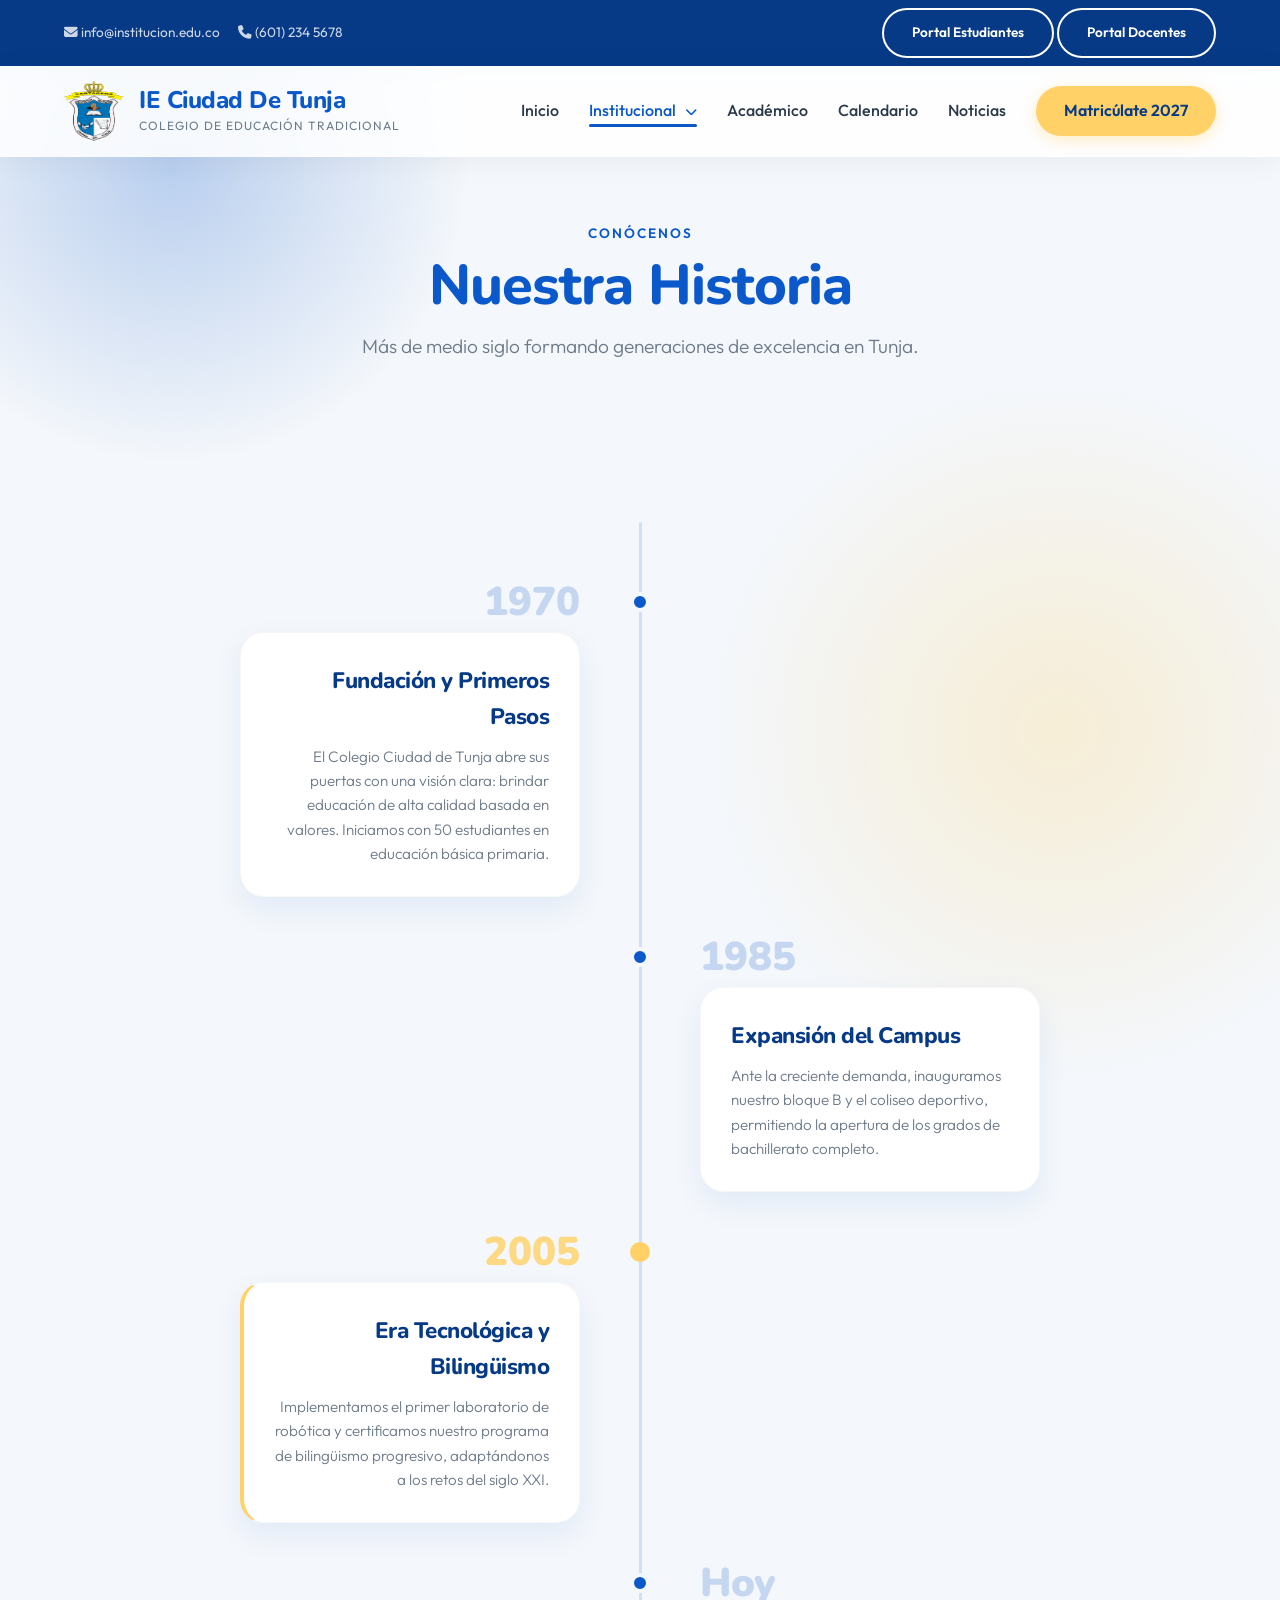
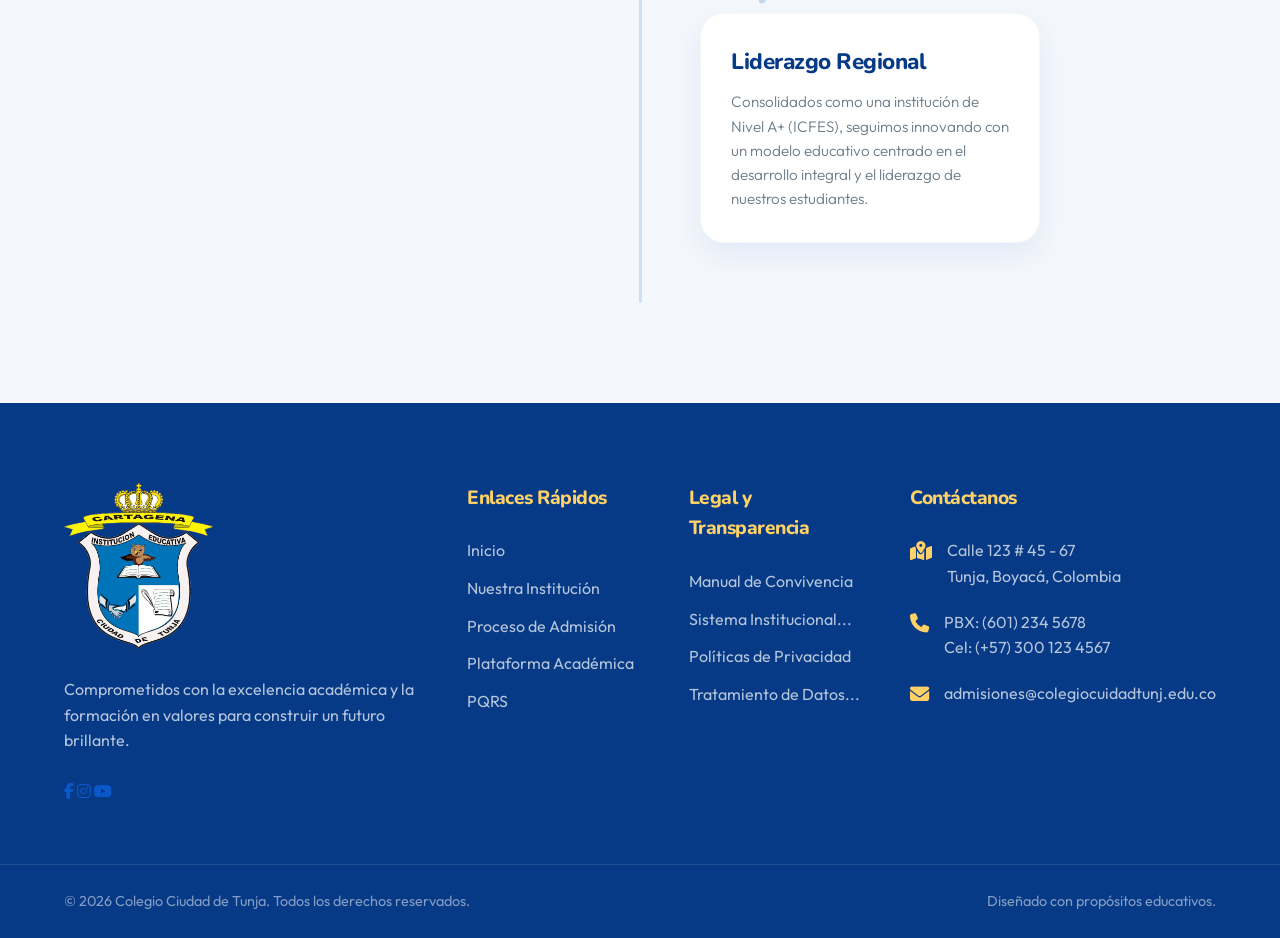
<file: nuestra-historia.html>
<!DOCTYPE html>
<html lang="es">
<head>
    <meta charset="UTF-8">
    <meta name="viewport" content="width=device-width, initial-scale=1.0">
    <meta name="description" content="Sitio web oficial de la Institución Educativa Ciudad de Tunja. Formando líderes para el futuro con excelencia académica y valores.">
    <title>Institución Educativa | Ciudad de Tunja</title>
    
    <link rel="preconnect" href="https://fonts.googleapis.com">
    <link rel="preconnect" href="https://fonts.gstatic.com" crossorigin>
    <link rel="icon" type="image/png" href="assets/logo.png">
    
    <link rel="stylesheet" href="css/nuestra-historia.css">
    <link rel="stylesheet" href="css/style.css">
    
    <link rel="stylesheet" href="https://cdnjs.cloudflare.com/ajax/libs/font-awesome/6.5.2/css/all.min.css">
</head>
<body>

<header class="site-header">
        
        <div class="top-bar">
            <div class="container top-bar__inner">
                <div class="top-bar__contact">
                    <a href="mailto:info@institucion.edu.co"><i class="fa-solid fa-envelope"></i> info@institucion.edu.co</a>
                    <a href="tel:+576012345678"><i class="fa-solid fa-phone"></i> (601) 234 5678</a>
                </div>
                <div class="top-bar__actions">
                    <a href="/portal-estudiantes" class="btn btn--small btn--outline">Portal Estudiantes</a>
                    <a href="/portal-docentes" class="btn btn--small btn--outline">Portal Docentes</a>
                </div>
            </div>
        </div>

        <nav class="navbar">
            <div class="container navbar__inner">
                
                <a href="index.html" class="navbar__brand">
                    <img src="assets/logo.png" alt="Logo Institución" width="60" height="60">
                    <div class="navbar__brand-text">
                        <span class="brand-title">IE Ciudad De Tunja</span>
                        <span class="brand-subtitle">Colegio de Educación Tradicional</span>
                    </div>
                </a>

                <button id="btn-hamburguesa" class="menu-toggle" aria-label="Abrir menú">
                <i class="fa-solid fa-bars"></i>
                </button>

                <ul class="navbar__menu">
                    <li class="navbar__item"><a href="index.html" class="navbar__link">Inicio</a></li>
                    
                    <li class="navbar__item has-dropdown">
                        <a href="nuestra-historia.html" class="navbar__link active">Institucional <i class="fa-solid fa-chevron-down"></i></a>
                        <ul class="dropdown-menu">
                            <li><a href="nuestra-historia.html">Nuestra Historia</a></li>
                            <li><a href="mision-vision.html">Misión y Visión</a></li>
                            <li><a href="/directorio">Directorio Institucional</a></li>
                            <li><a href="/manual-convivencia">Manual de Convivencia</a></li>
                        </ul>
                    </li>
                    
                    <li class="navbar__item"><a href="index.html#academico" class="navbar__link">Académico</a></li>
                    <li class="navbar__item"><a href="calendario.html" class="navbar__link">Calendario</a></li>
                    <li class="navbar__item"><a href="noticias.html" class="navbar__link">Noticias</a></li>
                    
                    <li class="navbar__item navbar__item--cta">
                        <a href="admisiones.html" class="btn btn--primary">Matricúlate 2027</a>
                    </li>
                </ul>
                
            </div>
        </nav>
    </header>

    <main class="history-page">
        <section class="page-header">
            <div class="container">
                <span class="section-subtitle">Conócenos</span>
                <h1 class="page-title">Nuestra Historia</h1>
                <p class="page-description">Más de medio siglo formando generaciones de excelencia en Tunja.</p>
            </div>
        </section>

        <section class="history-timeline section-padding">
            <div class="container">
                <div class="timeline-container">
                    
                    <div class="timeline-item">
                        <div class="timeline-dot"></div>
                        <div class="timeline-date">1970</div>
                        <div class="timeline-content">
                            <h3>Fundación y Primeros Pasos</h3>
                            <p>El Colegio Ciudad de Tunja abre sus puertas con una visión clara: brindar educación de alta calidad basada en valores. Iniciamos con 50 estudiantes en educación básica primaria.</p>
                        </div>
                    </div>

                    <div class="timeline-item">
                        <div class="timeline-dot"></div>
                        <div class="timeline-date">1985</div>
                        <div class="timeline-content">
                            <h3>Expansión del Campus</h3>
                            <p>Ante la creciente demanda, inauguramos nuestro bloque B y el coliseo deportivo, permitiendo la apertura de los grados de bachillerato completo.</p>
                        </div>
                    </div>

                    <div class="timeline-item timeline-item--accent">
                        <div class="timeline-dot"></div>
                        <div class="timeline-date">2005</div>
                        <div class="timeline-content">
                            <h3>Era Tecnológica y Bilingüismo</h3>
                            <p>Implementamos el primer laboratorio de robótica y certificamos nuestro programa de bilingüismo progresivo, adaptándonos a los retos del siglo XXI.</p>
                        </div>
                    </div>

                    <div class="timeline-item">
                        <div class="timeline-dot"></div>
                        <div class="timeline-date">Hoy</div>
                        <div class="timeline-content">
                            <h3>Liderazgo Regional</h3>
                            <p>Consolidados como una institución de Nivel A+ (ICFES), seguimos innovando con un modelo educativo centrado en el desarrollo integral y el liderazgo de nuestros estudiantes.</p>
                        </div>
                    </div>

                </div>
            </div>
        </section>
    </main>

    <footer class="site-footer">
        <div class="container footer-grid">
            
            <div class="footer-col footer-about">
                <img src="assets/logo.png" alt="Logo Colegio Blanco" class="footer-logo">
                <p class="footer-desc">Comprometidos con la excelencia académica y la formación en valores para construir un futuro brillante.</p>
                <div class="social-links">
                    <a href="#"><i class="fa-brands fa-facebook-f"></i></a>
                    <a href="#"><i class="fa-brands fa-instagram"></i></a>
                    <a href="#"><i class="fa-brands fa-youtube"></i></a>
                </div>
            </div>

            <div class="footer-col footer-links">
                <h4 class="footer-title">Enlaces Rápidos</h4>
                <ul>
                    <li><a href="index.html">Inicio</a></li>
                    <li><a href="nuestra-historia.html">Nuestra Institución</a></li>
                    <li><a href="#">Proceso de Admisión</a></li>
                    <li><a href="#">Plataforma Académica</a></li>
                    <li><a href="#">PQRS</a></li>
                </ul>
            </div>

            <div class="footer-col footer-links">
                <h4 class="footer-title">Legal y Transparencia</h4>
                <ul>
                    <li><a href="#">Manual de Convivencia</a></li>
                    <li><a href="#">Sistema Institucional...</a></li>
                    <li><a href="#">Políticas de Privacidad</a></li>
                    <li><a href="#">Tratamiento de Datos...</a></li>
                </ul>
            </div>

            <div class="footer-col footer-contact">
                <h4 class="footer-title">Contáctanos</h4>
                <ul class="contact-info">
                    <li><i class="fa-solid fa-map-location-dot"></i> <span>Calle 123 # 45 - 67<br>Tunja, Boyacá, Colombia</span></li>
                    <li><i class="fa-solid fa-phone"></i> <span>PBX: (601) 234 5678<br>Cel: (+57) 300 123 4567</span></li>
                    <li><i class="fa-solid fa-envelope"></i> <span>admisiones@colegiocuidadtunj.edu.co</span></li>
                </ul>
            </div>

        </div>
        <div class="footer-bottom">
            <div class="container footer-bottom__inner">
                <p>&copy; <span id="current-year"></span> Colegio Ciudad de Tunja. Todos los derechos reservados.</p>
                <p class="footer-credits">Diseñado con propósitos educativos.</p>
            </div>
        </div>
    </footer>

    <script src="js/nuestra-historia.js"></script>
    <script src="js/main.js"></script>
</body>
</html>
</file>
<file: css/calendario.css>
/* =========================================================
   ESTILOS ESPECÍFICOS: CALENDARIO ACADÉMICO
   ========================================================= */

.calendar-page {
    padding-top: 140px; 
    padding-bottom: 60px;
}

/* --- Banner de Título --- */
.page-header {
    background: transparent; /* Quitamos el fondo blanco */
    padding: 80px 0 50px; /* Ajustamos los espacios para que respire */
    text-align: center;
    box-shadow: none; /* Adiós sombra */
    border: none; /* Adiós borde */
    margin-bottom: 10px;
}

/* Le damos más fuerza al subtítulo (el que dice Programación Escolar) */
.section-subtitle {
    color: var(--color-yellow); 
    font-weight: 900;
    font-size: 0.85rem;
    letter-spacing: 3px;
    text-transform: uppercase;
    display: inline-block;
    margin-bottom: 15px;
}

/* Hacemos el título principal un poco más grande e imponente */
.page-title {
    font-size: 4rem; 
    color: var(--color-blue-dark);
    margin-bottom: 20px;
    line-height: 1.1;
    letter-spacing: -1px; /* Junta un poquito las letras para un look más premium */
}

/* Oscurecemos un poquito la descripción para que se lea perfecto sin la caja blanca */
.page-description {
    font-size: 1.25rem;
    color: #475569; /* Un gris un poco más oscuro y elegante */
    max-width: 750px;
    margin: 0 auto;
    font-weight: 400;
}

.page-title {
    font-size: 3.5rem;
    color: var(--color-blue);
    margin-bottom: 15px;
}

.page-description {
    font-size: 1.2rem;
    color: var(--color-text-muted);
    max-width: 700px;
    margin: 0 auto;
    font-weight: 300;
}

/* --- Layout del Calendario (Grid Dividido) --- */
.calendar-wrapper {
    display: grid;
    grid-template-columns: 1.2fr 1fr; /* Calendario un poco más ancho que la lista */
    gap: 50px;
    align-items: start;
}

/* =====================================
   1. LA CUADRÍCULA (UI DEL CALENDARIO)
   ===================================== */
.calendar-grid-container {
    background: var(--color-white);
    padding: 40px;
    border-radius: var(--radius-card);
    box-shadow: var(--shadow-soft);
    border: 1px solid rgba(0,0,0,0.03);
}

.calendar-header {
    display: flex;
    justify-content: space-between;
    align-items: center;
    margin-bottom: 30px;
}

.calendar-month {
    font-size: 1.8rem;
    color: var(--color-blue-dark);
    margin: 0;
}

.calendar-btn {
    background: rgba(10, 88, 202, 0.05);
    border: none;
    width: 40px;
    height: 40px;
    border-radius: 50%;
    color: var(--color-blue);
    cursor: pointer;
    transition: var(--transition);
    display: flex;
    align-items: center;
    justify-content: center;
}

.calendar-btn:hover {
    background: var(--color-blue);
    color: var(--color-white);
}

/* Días de la semana (Lunes, Martes...) */
.calendar-weekdays {
    display: grid;
    grid-template-columns: repeat(7, 1fr);
    text-align: center;
    font-weight: 600;
    color: var(--color-text-muted);
    margin-bottom: 15px;
    font-size: 0.9rem;
}

/* Los números de los días */
.calendar-days {
    display: grid;
    grid-template-columns: repeat(7, 1fr);
    gap: 8px;
}

.day {
    aspect-ratio: 1; /* Para que sean cuadrados perfectos */
    display: flex;
    flex-direction: column;
    align-items: center;
    justify-content: center;
    font-weight: 500;
    color: var(--color-text-main);
    border-radius: 12px;
    cursor: pointer;
    transition: var(--transition);
    position: relative;
    font-size: 1.1rem;
}

.day:hover {
    background-color: var(--color-bg-light);
    color: var(--color-blue);
}

.day.prev-month {
    color: #cbd5e1;
}

/* --- ESTILOS DINÁMICOS DEL CALENDARIO (Día Hoy y Eventos) --- */

/* --- RESET TOTAL PARA EL DÍA --- */
#calendar-grid .day {
    position: relative !important;
    display: flex !important;
    align-items: center !important;
    justify-content: center !important;
    height: 48px !important;
    width: 48px !important;
    margin: 0 auto !important;
    padding: 0 !important; /* Quitamos cualquier padding que empuje los puntos */
    overflow: visible !important;
}

/* --- FORZAR EL NÚMERO AL CENTRO --- */
#calendar-grid .day span:not(.dot) {
    display: block !important;
    position: relative !important;
    z-index: 5 !important;
    margin: 0 !important;
    padding: 0 !important;
    line-height: 1 !important;
    transform: translateY(-2px); /* Lo subimos un pelín manualmente */
}

/* --- FORZAR PUNTOS AL PISO (COORDENADAS ABSOLUTAS) --- */
.dots-container {
    position: absolute !important;
    left: 0 !important;
    right: 0 !important;
    bottom: 6px !important; /* 🚨 Esto los clava al piso sí o sí */
    display: flex !important;
    justify-content: center !important;
    gap: 3px !important;
    width: 100% !important;
    height: auto !important;
    z-index: 10 !important;
    pointer-events: none; /* Para que no estorben al hacer clic */
}

/* --- ESTILO DE LOS PUNTOS --- */
.dot {
    width: 5px !important;
    height: 5px !important;
    border-radius: 50% !important;
    display: block !important;
}

.dot.blue { background-color: var(--color-blue) !important; }
.dot.yellow { background-color: var(--color-yellow) !important; }

/* --- DÍA DE HOY (FIJO) --- */
.day.today {
    background-color: var(--color-blue) !important;
    color: white !important;
}
.day.today .dot { background-color: white !important; }

/* Leyenda inferior */
.calendar-legend {
    display: flex;
    gap: 20px;
    margin-top: 30px;
    padding-top: 20px;
    border-top: 1px solid rgba(0,0,0,0.05);
    font-size: 0.85rem;
    color: var(--color-text-muted);
}

.legend-item {
    display: flex;
    align-items: center;
    gap: 8px;
}

.dot--blue { background-color: var(--color-blue); width: 8px; height: 8px; border-radius: 50%; display: inline-block; }
.dot--yellow { background-color: var(--color-yellow); width: 8px; height: 8px; border-radius: 50%; display: inline-block; }

/* =====================================
   2. LA LISTA DE EVENTOS (LADO DERECHO)
   ===================================== */
.calendar-events-list {
    background: transparent;
}

.events-list-title {
    font-size: 1.6rem;
    color: var(--color-blue-dark);
    margin-bottom: 25px;
}

.events-container {
    display: flex;
    flex-direction: column;
    gap: 15px;
}

.event-card {
    display: flex;
    align-items: center;
    background: var(--color-white);
    padding: 15px;
    border-radius: var(--radius-card);
    box-shadow: var(--shadow-soft);
    border: 1px solid rgba(0,0,0,0.03);
    transition: var(--transition);
    gap: 15px;
}

.event-card:hover {
    transform: translateX(10px);
    border-left: 4px solid var(--color-yellow);
}

/* Evento resaltado */
.active-event {
    border-left: 4px solid var(--color-blue);
    background-color: #f8faff;
}

.event-card__date {
    min-width: 65px;
    height: 65px;
    display: flex;
    flex-direction: column;
    justify-content: center;
    align-items: center;
    border-radius: 12px;
    color: var(--color-white);
}

.event-card__date.blue { background-color: var(--color-blue); }
.event-card__date.yellow { background-color: var(--color-yellow); color: var(--color-blue-dark); }

.event-card__date .num-dia {
    font-family: 'Nunito', sans-serif;
    font-size: 1.4rem;
    font-weight: 900;
    line-height: 1;
    color: inherit;
}

.event-card__date .month {
    font-size: 0.75rem;
    font-weight: 600;
    letter-spacing: 1px;
}

.event-card__info h4 {
    color: var(--color-blue-dark);
    font-size: 1.05rem;
    margin-bottom: 5px;
}

.event-card__info p {
    font-size: 0.85rem;
    color: var(--color-text-muted);
    margin: 0;
}

.event-card__info p i {
    color: var(--color-yellow);
}

/* --- RESPONSIVE --- */
@media (max-width: 992px) {
    .calendar-wrapper {
        grid-template-columns: 1fr; /* Pasa a una sola columna */
    }
}

@media (max-width: 768px) {
    .calendar-grid-container {
        padding: 20px;
    }
    .calendar-days .day {
        font-size: 0.9rem;
    }
}
/* --- ESTILOS DINÁMICOS DEL CALENDARIO --- */

/* El día de HOY (Círculo azul) */
.day.today {
    background-color: var(--color-blue);
    color: white !important;
    border-radius: 50%;
    font-weight: bold;
    box-shadow: 0 4px 10px rgba(0, 86, 210, 0.3); /* Un brillito elegante */
}

/* Día que tiene un evento (Punto amarillo abajo) */
.day.has-event {
    position: relative;
    font-weight: 800;
}

.day.has-event::after {
    content: '';
    position: absolute;
    bottom: 2px;
    left: 50%;
    transform: translateX(-50%);
    width: 6px;
    height: 6px;
    background-color: var(--color-yellow);
    border-radius: 50%;
}
/* =========================================================
   ARREGLO DE LA CUADRÍCULA DEL CALENDARIO (GRID)
   ========================================================= */

#calendar-grid {
    display: grid;
    grid-template-columns: repeat(7, 1fr); /* 🚨 LA MAGIA: 7 columnas exactas */
    gap: 10px; /* Espacio entre los números para que respiren */
    padding: 10px 0;
}

/* Ajuste individual para cada celda de día */
#calendar-grid div {
    display: flex;
    justify-content: center;
    align-items: center;
    height: 45px; /* Alto del número */
    width: 45px; /* Ancho del número */
    margin: 0 auto; /* Para que quede perfectamente centrado en su columna */
    font-size: 1rem;
    cursor: pointer;
}
</file>
<file: css/style.css>
/* ===================================================================
   CSS MINIMALISTA Y MODERNO - UI/UX AMIGABLE
   =================================================================== */

/* --- 1. IMPORTACIÓN DE LIBRERÍAS (Fuentes) --- */
/* Nunito: Redondeada y amigable para títulos. Outfit: Limpia y tech para textos */
@import url('https://fonts.googleapis.com/css2?family=Nunito:wght@700;800;900&family=Outfit:wght@300;400;500;600&display=swap');

/* --- 2. VARIABLES GLOBALES (Paleta: Amarillo, Azul, Blanco) --- */
:root {
    /* Paleta de Colores */
    --color-blue: #0A58CA;          /* Azul principal, vibrante y moderno */
    --color-blue-dark: #063A86;     /* Azul profundo para contrastes */
    --color-yellow: #FFD166;        /* Amarillo amigable, no lastima la vista */
    --color-yellow-hover: #FFC033;  /* Amarillo más intenso para interacciones */
    --color-white: #FFFFFF;         /* Blanco puro para tarjetas */
    --color-bg-light: #F4F7FB;      /* Fondo general off-white para contraste */
    --color-text-main: #2B3A4A;     /* Texto principal (azul muy oscuro, menos duro que el negro) */
    --color-text-muted: #6C7A89;    /* Texto secundario */

    /* UI/UX Settings */
    --radius-pill: 50px;            /* Botones estilo píldora */
    --radius-card: 24px;            /* Bordes muy redondeados para amabilidad visual */
    --shadow-soft: 0 12px 30px rgba(10, 88, 202, 0.08); /* Sombra azulada muy suave */
    --shadow-hover: 0 20px 40px rgba(10, 88, 202, 0.15); /* Sombra al pasar el cursor */
    --transition: all 0.3s cubic-bezier(0.25, 0.8, 0.25, 1); /* Transición fluida estilo app */
}

/* --- 3. RESET Y TIPOGRAFÍA BASE --- */
* {
    margin: 0;
    padding: 0;
    box-sizing: border-box;
}

html {
    scroll-behavior: smooth;
}

body {
    font-family: 'Outfit', sans-serif;
    background-color: var(--color-bg-light);
    color: var(--color-text-main);
    line-height: 1.6;
    overflow-x: hidden;
}

h1, h2, h3, h4, h5, h6, .brand-title {
    font-family: 'Nunito', sans-serif;
    color: var(--color-blue-dark);
    font-weight: 800;
    letter-spacing: -0.5px; /* Le da un toque más compacto y moderno */
}

a {
    text-decoration: none;
    color: var(--color-blue);
    transition: var(--transition);
}

ul {
    list-style: none;
}

.container {
    width: 90%;
    max-width: 1200px;
    margin: 0 auto;
}

.section-padding {
    padding: 100px 0;
}

/* --- 4. COMPONENTES REUTILIZABLES (Botones minimalistas) --- */
.btn {
    display: inline-flex;
    align-items: center;
    justify-content: center;
    padding: 12px 28px;
    font-family: 'Outfit', sans-serif;
    font-weight: 600;
    border-radius: var(--radius-pill); /* Forma de píldora */
    border: none;
    cursor: pointer;
    transition: var(--transition);
    text-align: center;
    gap: 8px;
}

.btn--primary {
    background-color: var(--color-yellow);
    color: var(--color-blue-dark);
    box-shadow: 0 4px 15px rgba(255, 209, 102, 0.4);
}

.btn--primary:hover {
    background-color: var(--color-yellow-hover);
    transform: translateY(-3px); /* Efecto de flotación */
    box-shadow: 0 8px 20px rgba(255, 209, 102, 0.6);
}

.btn--secondary {
    background-color: var(--color-white);
    color: var(--color-blue);
    box-shadow: var(--shadow-soft);
}

.btn--secondary:hover {
    color: var(--color-blue-dark);
    transform: translateY(-3px);
    box-shadow: var(--shadow-hover);
}

.btn--outline {
    background-color: transparent;
    border: 2px solid var(--color-white);
    color: var(--color-white);
}

.btn--outline:hover {
    background-color: var(--color-white);
    color: var(--color-blue);
}

/* --- 5. ENCABEZADO Y NAVEGACIÓN (Efecto Glassmorphism) --- */
.site-header {
    position: fixed;
    top: 0;
    width: 100%;
    z-index: 1000;
}

/* Barra superior muy sutil */
.top-bar {
    background-color: var(--color-blue-dark);
    color: var(--color-white);
    font-size: 0.85rem;
    padding: 8px 0;
}

.top-bar__inner {
    display: flex;
    justify-content: space-between;
    align-items: center;
}

.top-bar__contact a {
    color: var(--color-white);
    margin-right: 15px;
    opacity: 0.8;
}

.top-bar__contact a:hover {
    opacity: 1;
    color: var(--color-yellow);
}

/* Navbar flotante y transparente */
.navbar {
    background: rgba(255, 255, 255, 0.85); /* Blanco semi-transparente */
    backdrop-filter: blur(12px); /* Efecto cristal de alta gama */
    -webkit-backdrop-filter: blur(12px);
    border-bottom: 1px solid rgba(255, 255, 255, 0.3);
    padding: 15px 0;
    box-shadow: 0 4px 30px rgba(0, 0, 0, 0.05);
    transition: var(--transition);
}

.navbar__inner {
    display: flex;
    justify-content: space-between;
    align-items: center;
}

.navbar__brand {
    display: flex;
    align-items: center;
    gap: 15px;
}

.brand-title {
    font-size: 1.5rem;
    color: var(--color-blue);
    line-height: 1.2;
}

.brand-subtitle {
    display: block;
    font-size: 0.75rem;
    color: var(--color-text-muted);
    font-weight: 400;
    letter-spacing: 1px;
    text-transform: uppercase;
}

/* =========================================================
   NAVEGACIÓN: ESTRUCTURA Y EFECTO DE SUBRAYADO
   ========================================================= */

.navbar__menu {
    display: flex;         /* 🚨 Mantiene los enlaces en fila */
    align-items: center;
    gap: 30px;
    list-style: none;      /* Quita los puntitos por si acaso */
    margin: 0;
    padding: 0;
}

.navbar__link {
    font-weight: 500;
    color: var(--color-text-main);
    position: relative;    /* 🚨 Necesario para que la raya sepa dónde ubicarse */
    padding: 5px 0;
    text-decoration: none;
    transition: color 0.3s ease; /* Transición suave para el texto */
}

/* Animación de subrayado (La rayita azul) */
.navbar__link::after {
    content: '';
    position: absolute;
    bottom: -2px;          /* Un poquito más abajo del texto */
    left: 0;
    width: 0;              /* Empieza en cero para la animación */
    height: 3px;           /* 🚨 Un pelín más gruesa para que se note el azul pro */
    background-color: var(--color-blue);
    transition: width 0.3s ease; /* 🚨 LA MAGIA: Hace que deslice */
    border-radius: 2px;
}

/* Estado al pasar el mouse O cuando la página está ACTIVA */
.navbar__link:hover::after,
.navbar__link.active::after {
    width: 100%;           /* La raya se estira al máximo */
}

/* El texto también cambia a azul cuando está activo o hover */
.navbar__link:hover,
.navbar__link.active {
    color: var(--color-blue);
}

/* --- 6. HERO SECTION (Limpio y directo) --- */
.hero {
    height: 100vh;
    min-height: 700px;
    display: flex;
    align-items: center;
    background: linear-gradient(135deg, var(--color-blue-dark) 0%, var(--color-blue) 100%);
    position: relative;
    overflow: hidden;
    padding-top: 200px;
    text-align: center;
}

/* Círculos decorativos de fondo (Rompe la cuadrícula) */
.hero::before, .hero::after {
    content: '';
    position: absolute;
    border-radius: 50%;
    background: rgba(255, 255, 255, 0.05);
}

.hero::before {
    width: 600px;
    height: 600px;
    top: -100px;
    left: -150px;
}

.hero::after {
    width: 400px;
    height: 400px;
    bottom: -50px;
    right: -100px;
}

.hero__content {
    position: relative;
    z-index: 2;
    max-width: 800px;
    margin: 0 auto;
}

.hero__badge {
    display: inline-block;
    background-color: rgba(255, 209, 102, 0.2);
    color: var(--color-yellow);
    padding: 8px 20px;
    border-radius: var(--radius-pill);
    font-size: 0.9rem;
    font-weight: 600;
    margin-bottom: 25px;
    border: 1px solid rgba(255, 209, 102, 0.4);
    margin-top: 60px;
    margin-bottom: 25px;
}

.hero__title {
    font-size: 4.5rem;
    color: var(--color-white);
    line-height: 1.1;
    margin-bottom: 25px;
}

.hero__description {
    font-size: 1.25rem;
    color: rgba(255, 255, 255, 0.9);
    margin-bottom: 40px;
    font-weight: 300;
}

.hero__actions {
    display: flex;
    gap: 20px;
    justify-content: center;
}

/* --- 7. CARACTERÍSTICAS (Tarjetas Flotantes Blancas) --- */
.features {
    margin-top: -80px; /* Sube sobre el hero para romper la línea recta */
    position: relative;
    z-index: 10;
}

.features__grid {
    display: grid;
    grid-template-columns: repeat(4, 1fr);
    gap: 25px;
}

.feature-card {
    background-color: var(--color-white);
    padding: 40px 30px;
    border-radius: var(--radius-card);
    text-align: center;
    box-shadow: var(--shadow-soft);
    transition: var(--transition);
}

.feature-card:hover {
    transform: translateY(-10px);
    box-shadow: var(--shadow-hover);
}

.feature-card__icon {
    width: 70px;
    height: 70px;
    background-color: rgba(10, 88, 202, 0.05);
    color: var(--color-blue);
    border-radius: 50%;
    display: flex;
    align-items: center;
    justify-content: center;
    font-size: 1.8rem;
    margin: 0 auto 20px;
    transition: var(--transition);
}

.feature-card:hover .feature-card__icon {
    background-color: var(--color-blue);
    color: var(--color-white);
}

.feature-card__title {
    font-size: 1.5rem;
    margin-bottom: 10px;
}

.feature-card__text {
    font-size: 0.95rem;
    color: var(--color-text-muted);
}

/* --- 8. OFERTA ACADÉMICA Y TARJETAS GLOBALES --- */
.section-header {
    margin-bottom: 60px;
}

.section-subtitle {
    display: inline-block;
    color: var(--color-blue);
    font-weight: 600;
    text-transform: uppercase;
    letter-spacing: 2px;
    font-size: 0.85rem;
    margin-bottom: 10px;
}

.section-title {
    font-size: 2.8rem;
}

.academics__grid {
    display: grid;
    grid-template-columns: repeat(3, 1fr);
    gap: 30px;
}

/* Estilo de tarjeta súper limpio */
.academic-card {
    background: var(--color-white);
    border-radius: var(--radius-card);
    overflow: hidden;
    box-shadow: var(--shadow-soft);
    transition: var(--transition);
    border: 1px solid rgba(0,0,0,0.03);
}

.academic-card:hover {
    transform: translateY(-10px);
    box-shadow: var(--shadow-hover);
}

.academic-card__img-container {
    height: 220px;
    background-color: #e9ecef; /* Placeholder si no hay imagen */
    position: relative;
    overflow: hidden;
}

.academic-card__img-container img {
    width: 100%;
    height: 100%;
    object-fit: cover;
    transition: transform 0.5s ease;
}

.academic-card:hover .academic-card__img-container img {
    transform: scale(1.05);
}

.academic-card__icon {
    position: absolute;
    bottom: 20px; /* ¡La clave! Lo subimos para que no lo corte la "tijera" del contenedor */
    right: 20px;
    width: 50px;
    height: 50px;
    background-color: var(--color-yellow);
    color: var(--color-blue-dark);
    border-radius: 50%;
    display: flex;
    align-items: center;
    justify-content: center;
    font-size: 1.2rem;
    box-shadow: 0 5px 15px rgba(0, 0, 0, 0.3); /* Sombrita un poco más oscura para que resalte */
    z-index: 10; /* Forzamos a que esté siempre por encima de la imagen */
}

.academic-card__content {
    padding: 40px 30px 30px;
}

.academic-card__content h3 {
    font-size: 1.6rem;
    margin-bottom: 15px;
}

.academic-card__content p {
    color: var(--color-text-muted);
    margin-bottom: 20px;
}

.link-arrow {
    font-weight: 600;
    display: inline-flex;
    align-items: center;
    gap: 8px;
}

.link-arrow i {
    transition: var(--transition);
}

.link-arrow:hover i {
    transform: translateX(5px);
}

/* --- 9. PIE DE PÁGINA (Footer Minimalista) --- */
.site-footer {
    background-color: var(--color-blue-dark);
    color: var(--color-white);
    padding-top: 80px;
}

.footer-grid {
    display: grid;
    grid-template-columns: 2fr 1fr 1fr 1.5fr;
    gap: 40px;
    margin-bottom: 60px;
}

.footer-logo {
    width: 150px;
    margin-bottom: 20px;

}

.footer-desc {
    color: rgba(255,255,255,0.7);
    margin-bottom: 25px;
}

.footer-title {
    color: var(--color-yellow);
    font-size: 1.2rem;
    margin-bottom: 25px;
}

.footer-links ul li {
    margin-bottom: 12px;
}

.footer-links ul li a {
    color: rgba(255,255,255,0.7);
}

.footer-links ul li a:hover {
    color: var(--color-yellow);
    padding-left: 5px; /* Pequeño salto al pasar el cursor */
}

.contact-info li {
    display: flex;
    gap: 15px;
    margin-bottom: 20px;
    color: rgba(255,255,255,0.7);
}

.contact-info i {
    color: var(--color-yellow);
    font-size: 1.2rem;
    margin-top: 4px;
}

.footer-bottom {
    border-top: 1px solid rgba(255,255,255,0.1);
    padding: 25px 0;
}

.footer-bottom__inner {
    display: flex;
    justify-content: space-between;
    color: rgba(255,255,255,0.5);
    font-size: 0.9rem;
}

/* --- 10. RESPONSIVE BÁSICO --- */
@media (max-width: 992px) {
    .features__grid { grid-template-columns: repeat(2, 1fr); }
    .academics__grid { grid-template-columns: repeat(2, 1fr); }
    .footer-grid { grid-template-columns: repeat(2, 1fr); }
    .hero__title { font-size: 3.5rem; }
}

@media (max-width: 768px) {
    .top-bar, .navbar__menu { display: none; } /* Ocultar para móvil temporalmente */
    .features__grid, .academics__grid, .footer-grid { grid-template-columns: 1fr; }
    .hero__title { font-size: 2.8rem; }
    .features { margin-top: 40px; }
}
/* =========================================================
   ARREGLO DE NOTICIAS Y EVENTOS PARA MÓVIL (< 768px)
   ========================================================= */
@media (max-width: 768px) {
    
    /* 1. Obligamos al contenedor a apilar las columnas (Noticias arriba, Eventos abajo) */
    .news-events__layout {
        display: flex !important;
        flex-direction: column !important; /* 🚨 La magia: vertical en vez de horizontal */
        gap: 50px !important; /* Un buen espacio entre la última noticia y el título de eventos */
    }

    /* 2. Aseguramos que cada columna ocupe el 100% de la pantallita */
    .news-column,
    .events-column {
        width: 100% !important;
        padding: 0 !important;
    }

    /* 3. Centramos los títulos para que se vean más elegantes en celular */
    .news-column .section-header,
    .events-column .section-header {
        text-align: center;
    }

    /* 4. Ajustamos las tarjetas de noticias para que no se apachurren */
    .news-grid {
        display: flex;
        flex-direction: column;
        gap: 20px;
    }

    .news-card {
        width: 100%;
        margin: 0;
    }
}
/* =========================================================
   11. CORRECCIONES DE ESTRUCTURA Y ESPACIADO (LAYOUTS)
   ========================================================= */

/* 1. Darle espacio al fondo azul para que las tarjetas no choquen con el texto */
.hero {
    padding-bottom: 150px; 
}

/* 2. Sección Nosotros: Dividir en dos columnas (Imagen izquierda, Texto derecha) */
.about__layout {
    display: grid;
    grid-template-columns: 1fr 1fr;
    gap: 60px;
    align-items: center;
}

.about__img {
    width: 100%;
    border-radius: var(--radius-card);
    box-shadow: var(--shadow-soft);
    object-fit: cover;
}

/* 3. Proceso de Admisiones: 4 pasos en línea horizontal */
.process-steps {
    display: grid;
    grid-template-columns: repeat(4, 1fr);
    gap: 30px;
}

.step {
    background: var(--color-white);
    padding: 30px 20px;
    border-radius: var(--radius-card);
    box-shadow: var(--shadow-soft);
    text-align: center;
    border: 1px solid rgba(0,0,0,0.02);
}

.step__number {
    font-family: 'Nunito', sans-serif;
    font-size: 2.5rem;
    color: var(--color-yellow);
    font-weight: 900;
    opacity: 0.5;
    margin-bottom: 15px;
}

/* 4. Noticias y Eventos: Columna grande para noticias, pequeña para eventos */
.news-events__layout {
    display: grid;
    grid-template-columns: 2fr 1.2fr;
    gap: 50px;
}

.news-grid {
    display: grid;
    grid-template-columns: 1fr;
    gap: 30px;
}

/* Imágenes de las noticias para que no se desborden */
.news-card__img {
    width: 100%;
    height: 250px;
    object-fit: cover;
    border-radius: var(--radius-card) var(--radius-card) 0 0;
}

.news-card {
    background: var(--color-white);
    border-radius: var(--radius-card);
    box-shadow: var(--shadow-soft);
    overflow: hidden;
}

.news-card__content {
    padding: 25px;
}

/* 5. Asegurar que en celulares y tablets no se aplaste todo (Responsive) */
@media (max-width: 992px) {
    .about__layout, 
    .news-events__layout {
        grid-template-columns: 1fr; /* Pasa a una sola columna */
    }
    .process-steps {
        grid-template-columns: repeat(2, 1fr); /* 2 pasos arriba, 2 abajo */
    }
}

@media (max-width: 768px) {
    .process-steps {
        grid-template-columns: 1fr; /* 1 paso por línea en celulares */
    }
    .hero {
        padding-bottom: 200px; /* Más espacio en móviles */
    }
}
/* =========================================================
   12. MENÚ DESPLEGABLE (DROPDOWN) - "Institucional"
   ========================================================= */

/* Contenedor relativo para que el menú se posicione respecto a este botón */
.has-dropdown {
    position: relative;
}

/* Pequeño ajuste a la flecha para que se vea alineada */
.has-dropdown .fa-chevron-down {
    font-size: 0.75rem;
    margin-left: 6px;
    transition: transform 0.3s ease;
}

/* Rotar la flechita cuando pasas el cursor (toque premium) */
.has-dropdown:hover .fa-chevron-down {
    transform: rotate(180deg);
}

/* La caja del submenú */
.dropdown-menu {
    position: absolute;
    top: 100%; /* Aparece justo debajo del botón */
    left: 0;
    background-color: var(--color-white);
    min-width: 240px;
    padding: 15px 0;
    border-radius: 16px; /* Bordes redondeados consistentes */
    box-shadow: var(--shadow-hover);
    
    /* Lo ocultamos por defecto y lo bajamos un poquito para la animación */
    opacity: 0;
    visibility: hidden;
    transform: translateY(15px);
    transition: all 0.3s cubic-bezier(0.25, 0.8, 0.25, 1);
    z-index: 2000;
}

/* Hacer que el submenú aparezca al pasar el mouse por "Institucional" */
.has-dropdown:hover .dropdown-menu {
    opacity: 1;
    visibility: visible;
    transform: translateY(0);
}

/* Estilos de los enlaces internos del submenú */
.dropdown-menu li {
    margin: 0;
    list-style: none;
}

.dropdown-menu li a {
    display: block;
    padding: 10px 25px;
    color: var(--color-text-main);
    font-weight: 500;
    font-size: 0.95rem;
    transition: var(--transition);
}

/* Efecto hover en las opciones del submenú */
.dropdown-menu li a:hover {
    background-color: var(--color-bg-light);
    color: var(--color-blue);
    padding-left: 32px; /* Hace un pequeño salto hacia la derecha muy elegante */
}
/* =========================================================
   13. CARRUSEL DE FONDO (HERO SLIDER)
   ========================================================= */

.hero {
    /* Quitamos el color de fondo estático que tenía antes */
    background: none !important; 
    position: relative;
}

/* Contenedor de las imágenes */
.hero__slider {
    position: absolute;
    top: 0;
    left: 0;
    width: 100%;
    height: 100%;
    z-index: 0;
    overflow: hidden;
}

/* Cada imagen individual */
.hero__slide {
    position: absolute;
    top: 0;
    left: 0;
    width: 100%;
    height: 100%;
    background-size: cover;
    background-position: center;
    opacity: 0;
    /* Transición suave de opacidad y un zoom lento para darle vida */
    transition: opacity 1.5s ease-in-out, transform 6s ease-in-out; 
    transform: scale(1.05); 
}

/* La imagen que se está mostrando actualmente */
.hero__slide.active {
    opacity: 1;
    transform: scale(1); 
}

/* Mantenemos un filtro azul semi-transparente para la UI/UX. 
   Sin esto, el texto blanco se perdería si la foto de fondo es muy clara. */
.hero__overlay {
    position: absolute;
    top: 0;
    left: 0;
    width: 100%;
    height: 100%;
    background: linear-gradient(135deg, rgba(6, 58, 134, 0.85) 0%, rgba(10, 88, 202, 0.5) 100%);
    z-index: 1;
}

/* Aseguramos que el texto y botones queden por encima de todo */
.hero__content {
    position: relative;
    z-index: 2;
}
/* =========================================================
   14. CORRECCIONES DE ADMISIONES (Números y Botón)
   ========================================================= */

/* Corrección de los números de los pasos */
.step__number {
    font-family: 'Nunito', sans-serif;
    font-size: 2.8rem; /* Los hacemos un pelín más grandes */
    color: var(--color-blue); /* Cambiamos a azul para un contraste perfecto sobre blanco */
    font-weight: 900;
    opacity: 1; /* Quitamos la opacidad para que el color sea 100% sólido */
    margin-bottom: 15px;
}

/* Clases utilitarias para separar y centrar el botón */
.mt-5 {
    margin-top: 60px !important; /* Añade un respiro generoso arriba del botón */
}

.text-center {
    text-align: center;
}
/* =========================================================
   15. EFECTO DE FONDO (Burbujas / Ambient Glow) - CORREGIDO
   ========================================================= */

body {
    position: relative;
    /* 🚨 ESTA LÍNEA ES CLAVE: Evita que las burbujas se vayan detrás del fondo */
    isolation: isolate; 
}

/* Burbuja 1: Azul */
body::before {
    content: '';
    position: fixed;
    top: -15%;
    left: -10%;
    width: 600px;
    height: 600px;
    /* 🚨 Subí la intensidad de 0.04 a 0.15 para que sea súper visible */
    background: radial-gradient(circle, rgba(10, 88, 202, 0.25) 0%, rgba(10, 88, 202, 0) 70%);
    border-radius: 50%;
    z-index: -1;
    pointer-events: none;
    animation: floatBubble 18s infinite alternate ease-in-out;
}

/* Burbuja 2: Amarilla */
body::after {
    content: '';
    position: fixed;
    bottom: -20%;
    right: -10%;
    width: 700px;
    height: 700px;
    /* 🚨 Subí la intensidad de 0.06 a 0.15 para que sea súper visible */
    background: radial-gradient(circle, rgba(255, 209, 102, 0.25) 0%, rgba(255, 209, 102, 0) 70%);
    border-radius: 50%;
    z-index: -1;
    pointer-events: none;
    animation: floatBubble2 22s infinite alternate ease-in-out;
}

/* Animaciones */
@keyframes floatBubble {
    0% { transform: translate(0, 0) scale(1); }
    100% { transform: translate(80px, 50px) scale(1.1); }
}

@keyframes floatBubble2 {
    0% { transform: translate(0, 0) scale(1); }
    100% { transform: translate(-100px, -60px) scale(1.05); }
}
/* =========================================================
   16. MEJORAS SECCIÓN NOTICIAS Y EVENTOS (50/50 y Botones)
   ========================================================= */

/* 1. Mitad y Mitad (50/50) para las columnas */
.news-events__layout {
    display: grid;
    /* Forzamos el 50/50 (1 fracción y 1 fracción) en lugar del 2fr 1.2fr anterior */
    grid-template-columns: repeat(2, 1fr) !important; 
    gap: 50px;
}

/* 2. Corregir el contraste de los botones en fondos claros */
.news-events .btn--outline {
    border: 2px solid var(--color-blue);
    color: var(--color-blue);
}

/* Al pasar el cursor, se rellenan de azul y el texto pasa a blanco */
.news-events .btn--outline:hover {
    background-color: var(--color-blue);
    color: var(--color-white);
    transform: translateY(-3px);
    box-shadow: var(--shadow-soft);
}

/* 3. Diseño Premium para las tarjetas de los Eventos */
/* Libre por ahora */

/* =========================================================
   17. EXPERIENCIA INTERACTIVA PRO (Efectos Next-Gen)
   ========================================================= */

/* --- 1. Cursor Glow (Solo visible al tocar botones) --- */
.cursor-glow {
    position: fixed;
    width: 150px;
    height: 150px;
    background: radial-gradient(circle, rgba(255, 255, 255, 0.12) 0%, transparent 50%);
    pointer-events: none;
    z-index: 9999;
    
    /* 🚨 APAGADO POR DEFECTO: Transparente y un poco más pequeño */
    opacity: 0; 
    transform: translate(-50%, -50%) scale(0.8);
    
    /* Transición suave para el efecto de encendido/apagado */
    transition: transform 0.3s ease, opacity 0.3s ease;
}

/* 🚨 CLAVE: Esta clase se activará con JS para encender la luz */
.cursor-glow.show-glow {
    opacity: 1;
    transform: translate(-50%, -50%) scale(1.2);
}

/* --- 2. Botones con efecto líquido --- */
.btn {
    position: relative;
    overflow: hidden; /* Clave para que el líquido no se salga del botón */
}

.btn::before {
    content: '';
    position: absolute;
    width: 200%;
    height: 200%;
    background: radial-gradient(circle, rgba(255, 255, 255, 0.4), transparent 60%);
    top: -50%;
    left: -50%;
    opacity: 0;
    transition: opacity 0.3s ease;
    pointer-events: none;
}

.btn:hover::before {
    opacity: 1;
}

/* --- 3. Cards con profundidad real 3D (Adaptado a TUS tarjetas) --- */
.feature-card, 
.academic-card, 
.news-card, 
.event-item,
.mv-card,
.timeline-content {
    /* Agregamos una transición con rebote sutil (cubic-bezier) */
    transition: transform 0.4s cubic-bezier(0.175, 0.885, 0.32, 1.275), box-shadow 0.4s ease;
}

.feature-card:hover, 
.academic-card:hover, 
.news-card:hover, 
.event-item:hover,
.mv-card:hover,
.timeline-content:hover {
    transform: rotateX(4deg) rotateY(-4deg) scale(1.02) !important;
    box-shadow: 0 30px 60px rgba(10, 88, 202, 0.15) !important;
    z-index: 10; /* Evita que queden detrás de otras al hacer zoom */
}

/* --- 4. Efecto reveal más premium --- */
section {
    transform: translateY(60px);
    opacity: 0;
    transition: all 0.8s cubic-bezier(0.25, 0.8, 0.25, 1);
}

section.visible {
    transform: translateY(0);
    opacity: 1;
}

/* Excepción obligatoria para el Hero y Header para que la página no empiece en blanco */
.hero, .site-header, .page-header {
    transform: none !important;
    opacity: 1 !important;
}
/* 🚨 SEPARACIÓN DE TARJETAS EN EL INDEX */
#upcoming-events-list {
    display: flex !important;
    flex-direction: column !important;
    gap: 25px !important; /* Espacio real entre una tarjeta y otra */
    margin-top: 20px !important;
    margin-bottom: 30px !important;
}

#upcoming-events-list .event-item {
    margin-bottom: 0 !important; /* El gap ya hace el trabajo */
    display: flex !important;
    align-items: center !important;
    background: white !important;
    border-radius: 18px !important;
    padding: 20px !important;
    box-shadow: 0 10px 25px rgba(0,0,0,0.05) !important; /* Sombra más suave y premium */
    border: 1px solid rgba(0,0,0,0.02) !important;
    transition: transform 0.3s ease !important;
}

/* Espacio extra para el botón de "Ver Calendario" */
.events-column .btn--outline {
    margin-top: 20px !important;
}
/* =========================================================
   ESTILOS MODAL: ESTÉTICA MEJORADA
   ========================================================= */

.modal-overlay {
    display: none;
    position: fixed;
    top: 0; left: 0;
    width: 100%; height: 100%;
    background: rgba(0, 18, 41, 0.85); /* Azul muy profundo */
    backdrop-filter: blur(8px);
    z-index: 10000;
    align-items: center;
    justify-content: center;
}

.modal-content {
    background: white;
    width: 95%;
    max-width: 550px;
    border-radius: 25px;
    overflow: hidden; /* Para que el header no se salga de las esquinas */
    position: relative;
    box-shadow: 0 25px 50px rgba(0,0,0,0.4);
}

/* Headers por color */
.modal-header {
    padding: 40px 20px;
    text-align: center;
    color: white;
}

.header--preescolar { background: linear-gradient(135deg, #ff9f43, #ff6b6b); }
.header--primaria { background: linear-gradient(135deg, #2e86de, #002b5c); }
.header--media { background: linear-gradient(135deg, #f1c40f, #d35400); }

.modal-header i { font-size: 3rem; margin-bottom: 15px; opacity: 0.9; }
.modal-header h2 { font-size: 1.8rem; margin: 0; font-weight: 700; }
.modal-header p { margin: 5px 0 0; opacity: 0.8; font-size: 1rem; }

/* Cuerpo del Modal */
.modal-body { padding: 30px; }

.grid-areas {
    display: grid;
    grid-template-columns: 1fr 1fr;
    gap: 15px;
    margin-bottom: 20px;
}

.area-item {
    background: #f1f5f9;
    padding: 15px;
    border-radius: 12px;
    font-size: 0.95rem;
    font-weight: 600;
    color: #1e293b;
    display: flex;
    align-items: center;
    transition: transform 0.2s;
}

.area-item:hover { transform: translateY(-3px); background: #e2e8f0; }

.area-item span { font-size: 1.3rem; margin-right: 10px; }

.modal-footer-text {
    text-align: center;
    font-size: 0.85rem;
    color: #64748b;
    font-style: italic;
}

/* Botón cerrar */
.close-btn {
    position: absolute;
    top: 15px; right: 20px;
    color: white;
    font-size: 2rem;
    cursor: pointer;
    z-index: 10;
    transition: transform 0.3s;
}
.close-btn:hover { transform: rotate(90deg); }

/* --- ANIMACIÓN DE ENTRADA --- */
.modal-content.abriendo {
    animation: entrarSuave 0.5s cubic-bezier(0.175, 0.885, 0.32, 1.275) forwards;
}

/* --- ANIMACIÓN DE CIERRE --- */
.modal-content.cerrando {
    animation: salirSuave 0.4s cubic-bezier(0.6, -0.28, 0.735, 0.045) forwards;
}

@keyframes entrarSuave {
    from { opacity: 0; transform: scale(0.8) translateY(-30px); }
    to { opacity: 1; transform: scale(1) translateY(0); }
}

@keyframes salirSuave {
    from { opacity: 1; transform: scale(1) translateY(0); }
    to { opacity: 0; transform: scale(0.5) translateY(50px); } /* Se encoge y cae */
}

/* Animación extra para el fondo oscuro */
.modal-overlay.desvanecer {
    animation: desaparecerFondo 0.4s ease-in forwards;
}

@keyframes desaparecerFondo {
    from { opacity: 1; }
    to { opacity: 0; }
}

/* =========================================================
   MENÚ HAMBURGUESA Y AJUSTES MÓVILES
   ========================================================= */

/* Por defecto (en PC), el botón de hamburguesa está oculto */
.menu-toggle {
    display: none;
    background: none;
    border: none;
    font-size: 2rem;
    color: var(--color-blue-dark);
    cursor: pointer;
    transition: var(--transition);
}

/* =========================================================
   MENÚ MÓVIL (100% CSS PURO - VERSIÓN COMPACTA)
   ========================================================= */
@media (max-width: 992px) {
    
    /* El botón base de la hamburguesa */
    .menu-toggle {
        display: block;
        background: transparent;
        border: none;
        font-size: 2.2rem;
        color: var(--color-blue-dark);
        cursor: pointer;
        padding: 5px;
    }

    /* La cortina del menú (cerrada) */
    .navbar__menu {
        position: absolute;
        top: 100%;
        left: 0;
        width: 100%;
        background-color: var(--color-white);
        flex-direction: column;
        box-shadow: 0 10px 15px rgba(0,0,0,0.1);
        z-index: 9999;
        display: flex;
        max-height: 0;
        overflow: hidden;
        padding: 0;
        opacity: 0;
        transition: max-height 0.4s ease, opacity 0.3s ease, padding 0.3s ease;
    }

    /* 🚨 La cortina abierta (Más apretadita para ahorrar espacio) */
    .navbar__menu.active {
        max-height: 800px;
        padding: 10px 0; /* Reducimos el relleno superior/inferior */
        opacity: 1;
    }

    /* Estilos de los enlaces (Más compactos) */
    .navbar__menu li { 
        width: 100%; 
        text-align: center; 
    }
    
    .navbar__menu .navbar__link { 
        display: block; 
        padding: 10px 15px; /* Menos espacio entre cada enlace */
        font-size: 0.95rem; /* Letra un pelín más pequeña */
        border-bottom: 1px solid #f1f5f9; 
    }

    /* Botón Matricúlate 2027 (Optimizado para que suba) */
    .navbar__menu .btn--primary { 
        display: block; 
        width: 85%; 
        margin: 10px auto; /* Menos margen */
        padding: 10px 20px;
        font-size: 0.9rem;
    }

    /* --- Submenú Institucional (Cerrado por defecto) --- */
    .navbar__item.has-dropdown .dropdown-menu {
        position: static;
        box-shadow: none;
        background-color: #f8fafc;
        max-height: 0;
        overflow: hidden;
        transition: max-height 0.3s ease;
        padding: 0;
    }

    /* Submenú abierto */
    .navbar__item.has-dropdown.active .dropdown-menu {
        max-height: 400px;
    }
    
    /* Enlaces del submenú (Aún más compactos) */
    .navbar__item.has-dropdown .dropdown-menu a {
        padding: 8px 15px; 
        font-size: 0.85rem;
    }
}
/* --- AJUSTE DE BOTONES DEL HERO PARA MÓVIL --- */
@media (max-width: 768px) {
    /* Buscamos el contenedor de los dos botones */
    .hero__actions { 
        display: flex;
        flex-direction: column; /* arriba del otro */
        align-items: center;    /* Los centra horizontalmente */
        gap: 15px;              /* Espacio entre el botón amarillo y el blanco */
        width: 100%;
        padding: 0 20px;        /* Un poco de aire a los lados */
    }

    /* Ajustamos los botones individualmente */
    .hero__actions .btn {
        width: 100%;            /* Que ocupen todo el ancho disponible */
        max-width: 300px;       /* Pero que no se estiren al infinito en tablets */
        margin: 0;              /* Quitamos márgenes viejos que estorben */
        justify-content: center; /* Centra el texto y el icono adentro */
    }
}
</file>
<file: css/admisiones.css>
/* =========================================================
   ESTILOS ESPECÍFICOS: PÁGINA DE ADMISIONES (GOOGLE FORM)
   ========================================================= */

/* Espacio superior para el menú fijo */
.admission-page {
    padding-top: 160px; 
    padding-bottom: 60px;
}

/* --- Banner de Título --- */
.page-header {
    background: transparent; /* Quitamos el fondo blanco */
    padding: 80px 0 50px; /* Ajustamos los espacios para que respire */
    text-align: center;
    box-shadow: none; /* Adiós sombra */
    border: none; /* Adiós borde */
    margin-bottom: 10px;
}

/* Le damos más fuerza al subtítulo (el que dice Programación Escolar) */
.section-subtitle {
    color: var(--color-yellow); 
    font-weight: 900;
    font-size: 0.85rem;
    letter-spacing: 3px;
    text-transform: uppercase;
    display: inline-block;
    margin-bottom: 15px;
}

/* Hacemos el título principal un poco más grande e imponente */
.page-title {
    font-size: 4rem; 
    color: var(--color-blue-dark);
    margin-bottom: 20px;
    line-height: 1.1;
    letter-spacing: -1px; /* Junta un poquito las letras para un look más premium */
}

/* Oscurecemos un poquito la descripción para que se lea perfecto sin la caja blanca */
.page-description {
    font-size: 1.25rem;
    color: #475569; /* Un gris un poco más oscuro y elegante */
    max-width: 750px;
    margin: 0 auto;
    font-weight: 400;
}

.page-title {
    font-size: 3.5rem;
    color: var(--color-blue);
    margin-bottom: 15px;
}

.page-description {
    font-size: 1.2rem;
    color: var(--color-text-muted);
    max-width: 700px;
    margin: 0 auto;
    font-weight: 300;
}

/* --- Recuadro del Formulario de Google --- */
.google-form-wrapper {
    max-width: 1200px; /* Ancho máximo para que no se vea desproporcionado en PC */
    margin: 0 auto; /* Lo centra horizontalmente */
    background: var(--color-white);
    border-radius: var(--radius-card);
    box-shadow: var(--shadow-hover); /* Sombra un poco más fuerte para destacar */
    border: 1px solid rgba(0,0,0,0.04);
    overflow: hidden; /* Evita que el iframe rompa los bordes curvos */
    padding: 20px 0; /* Un poco de aire arriba y abajo internamente */
    transition: transform 0.3s ease;
}

/* El iframe del formulario */
.google-form-wrapper iframe {
    display: block;
    width: 100%;
    /* La altura (height) se define directo en el HTML porque Google Forms 
       cambia mucho de alto dependiendo de las preguntas que le pongas */
}


/* =========================================================
   AJUSTE RESPONSIVE (Celulares y Tablets)
   ========================================================= */

@media (max-width: 992px) {
    .admission-page {
        padding-top: 100px; 
    }
    .page-title {
        font-size: 2.8rem;
    }
}

@media (max-width: 768px) {
    .admission-page {
        padding-top: 80px; 
    }
    .page-title {
        font-size: 2.2rem;
    }
    .google-form-wrapper {
        border-radius: 15px; /* Bordes menos curvos en celular */
        padding: 0; /* Quitamos el padding interno en celular para ganar espacio */
    }
}
</file>
<file: css/nuestra-historia.css>
/* =========================================================
   ESTILOS ESPECÍFICOS DE LA PÁGINA "NUESTRA HISTORIA"
   ========================================================= */

.history-page {
    padding-top: 140px; /* Espacio para que el menú fixed no tape el título */
}

/* --- Banner de Título --- */
.page-header {
    background: transparent; /* Quitamos el fondo blanco */
    padding: 80px 0 50px; /* Ajustamos los espacios para que respire */
    text-align: center;
    box-shadow: none; /* Adiós sombra */
    border: none; /* Adiós borde */
    margin-bottom: 10px;
}

/* Le damos más fuerza al subtítulo (el que dice Programación Escolar) */
.section-subtitle {
    color: var(--color-yellow); 
    font-weight: 900;
    font-size: 0.85rem;
    letter-spacing: 3px;
    text-transform: uppercase;
    display: inline-block;
    margin-bottom: 15px;
}

/* Hacemos el título principal un poco más grande e imponente */
.page-title {
    font-size: 4rem; 
    color: var(--color-blue-dark);
    margin-bottom: 20px;
    line-height: 1.1;
    letter-spacing: -1px; /* Junta un poquito las letras para un look más premium */
}

/* Oscurecemos un poquito la descripción para que se lea perfecto sin la caja blanca */
.page-description {
    font-size: 1.25rem;
    color: #475569; /* Un gris un poco más oscuro y elegante */
    max-width: 750px;
    margin: 0 auto;
    font-weight: 400;
}

.page-title {
    font-size: 3.5rem;
    color: var(--color-blue);
    margin-bottom: 15px;
}

.page-description {
    font-size: 1.2rem;
    color: var(--color-text-muted);
    max-width: 600px;
    margin: 0 auto;
    font-weight: 300;
}

/* --- Timeline Estilo Premium y Minimalista --- */
.timeline-container {
    position: relative;
    max-width: 800px;
    margin: 0 auto;
    padding: 40px 0;
}

/* La línea vertical central azul */
.timeline-container::after {
    content: '';
    position: absolute;
    width: 3px;
    background-color: rgba(10, 88, 202, 0.15); /* Azul muy suave */
    top: 0;
    bottom: 0;
    left: 50%;
    margin-left: -1.5px;
    border-radius: 3px;
}

/* Contenedor de cada hito */
.timeline-item {
    padding: 20px 0;
    position: relative;
    width: 50%; /* Ocupa la mitad del ancho */
}

/* hitos a la izquierda */
.timeline-item:nth-child(odd) {
    left: 0;
    padding-right: 60px;
    text-align: right;
}

/* hitos a la derecha */
.timeline-item:nth-child(even) {
    left: 50%;
    padding-left: 60px;
    text-align: left;
}

/* El puntito en la línea central */
.timeline-dot {
    width: 20px;
    height: 20px;
    position: absolute;
    background-color: var(--color-blue);
    border-radius: 50%;
    top: 30px;
    z-index: 10;
    border: 4px solid var(--color-bg-light); /* Borde para "cortar" la línea azul */
    transition: var(--transition);
}

/* Posicionar puntito central */
.timeline-item:nth-child(odd) .timeline-dot {
    right: -10px;
}

.timeline-item:nth-child(even) .timeline-dot {
    left: -10px;
}

/* Animación al pasar el mouse por un hito */
.timeline-item:hover .timeline-dot {
    background-color: var(--color-yellow);
    transform: scale(1.3);
}

/* La fecha (El número grande) */
.timeline-date {
    font-family: 'Nunito', sans-serif;
    font-size: 2.5rem;
    font-weight: 900;
    color: rgba(10, 88, 202, 0.2); /* Azul muy pálido */
    line-height: 1;
    margin-bottom: 10px;
    transition: var(--transition);
}

.timeline-item:hover .timeline-date {
    color: var(--color-blue);
}

/* La tarjeta de contenido blanca y redondeada */
.timeline-content {
    background-color: var(--color-white);
    padding: 30px;
    border-radius: var(--radius-card);
    box-shadow: var(--shadow-soft);
    transition: var(--transition);
    border: 1px solid rgba(0,0,0,0.03);
}

.timeline-item:hover .timeline-content {
    transform: translateY(-5px);
    box-shadow: var(--shadow-hover);
}

.timeline-content h3 {
    font-size: 1.4rem;
    color: var(--color-blue-dark);
    margin-bottom: 10px;
}

.timeline-content p {
    color: var(--color-text-muted);
    font-size: 0.95rem;
    font-weight: 300;
}

/* --- Variante Destacada (Con Amarillo) --- */
.timeline-item--accent .timeline-dot {
    background-color: var(--color-yellow);
    border-color: rgba(255, 209, 102, 0.3);
}

.timeline-item--accent .timeline-date {
    color: var(--color-yellow);
    opacity: 0.8;
}

.timeline-item--accent:hover .timeline-date {
    color: var(--color-yellow-hover);
}

.timeline-item--accent .timeline-content {
    border-left: 4px solid var(--color-yellow);
}

/* --- RESPONSIVE PARA EL TIMELINE (Móvil) --- */
@media (max-width: 768px) {
    .timeline-container::after {
        left: 31px; /* Mueve la línea a la izquierda */
    }
    
    .timeline-item {
        width: 100%; /* Ocupa todo el ancho */
        padding-left: 70px !important;
        padding-right: 0 !important;
        text-align: left !important;
    }
    
    .timeline-item:nth-child(even) {
        left: 0;
    }
    
    .timeline-dot {
        left: 21px !important;
        right: auto !important;
    }
}
</file>
